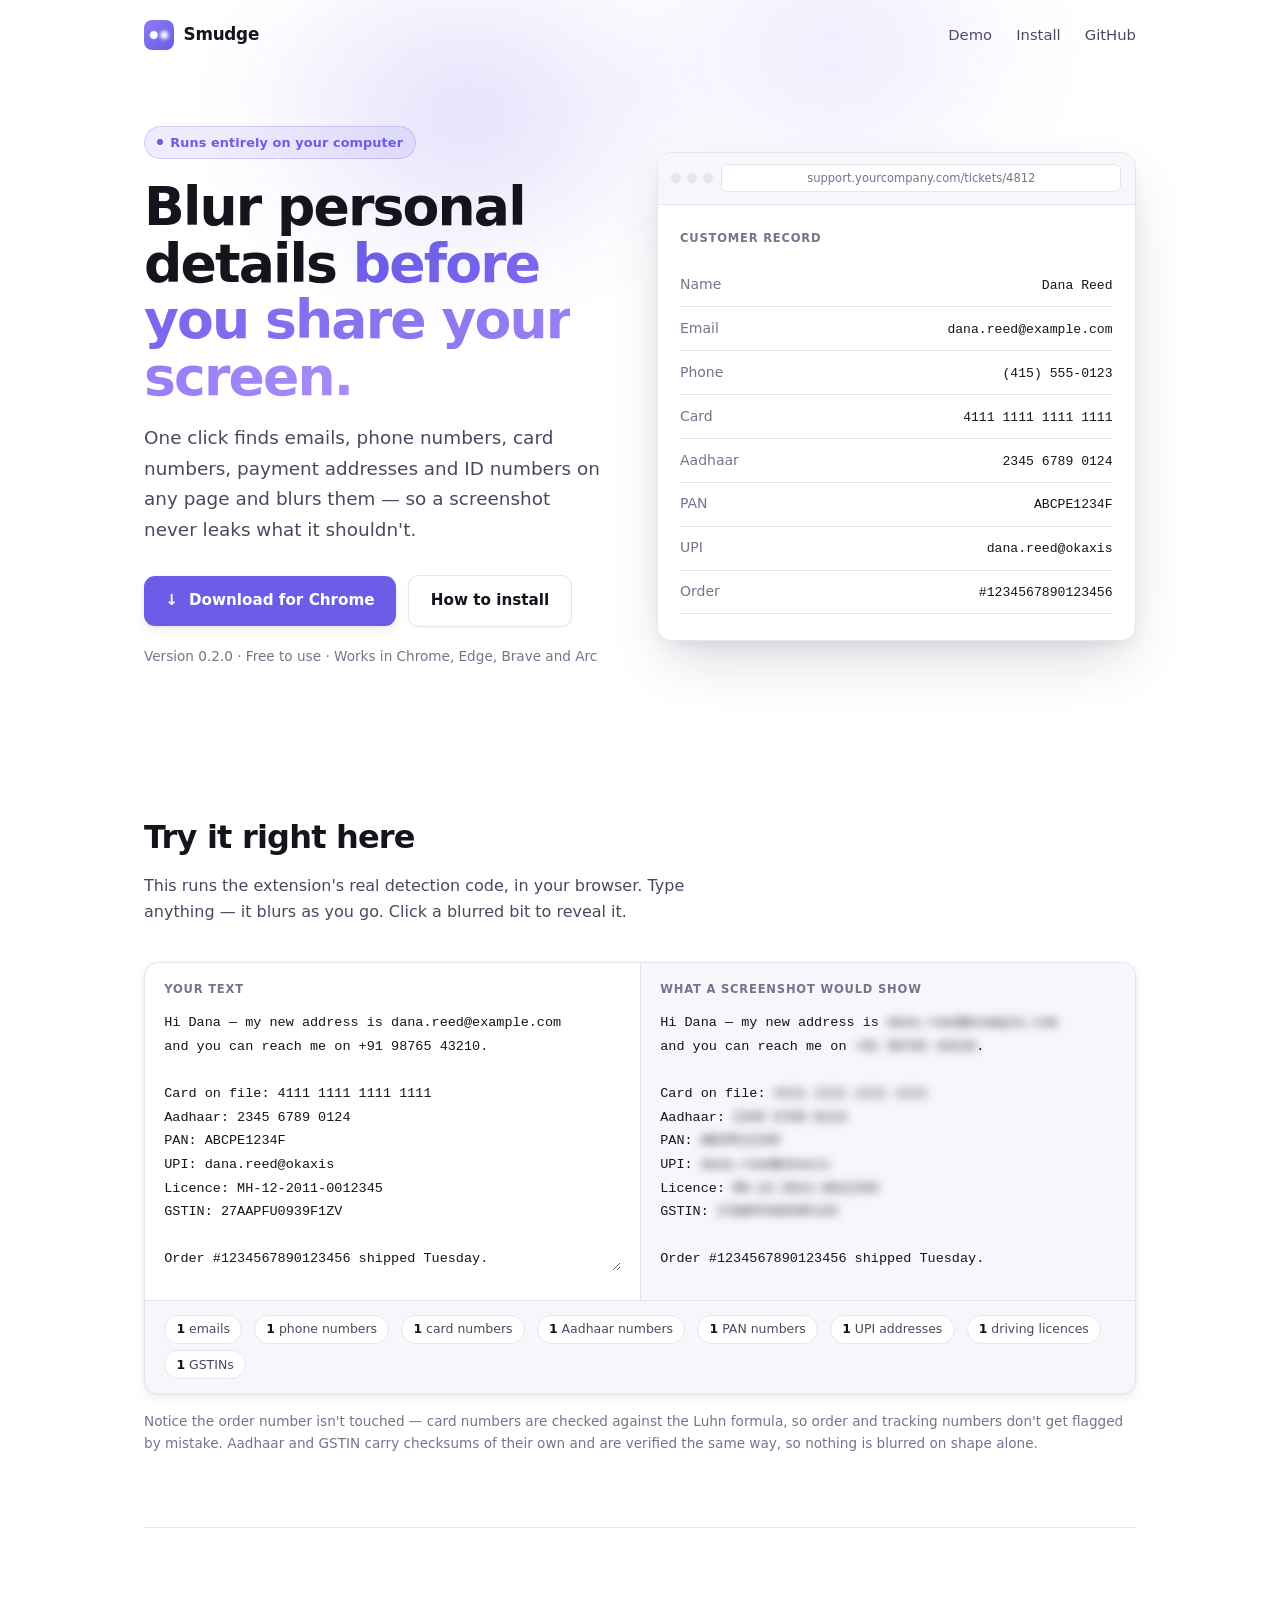
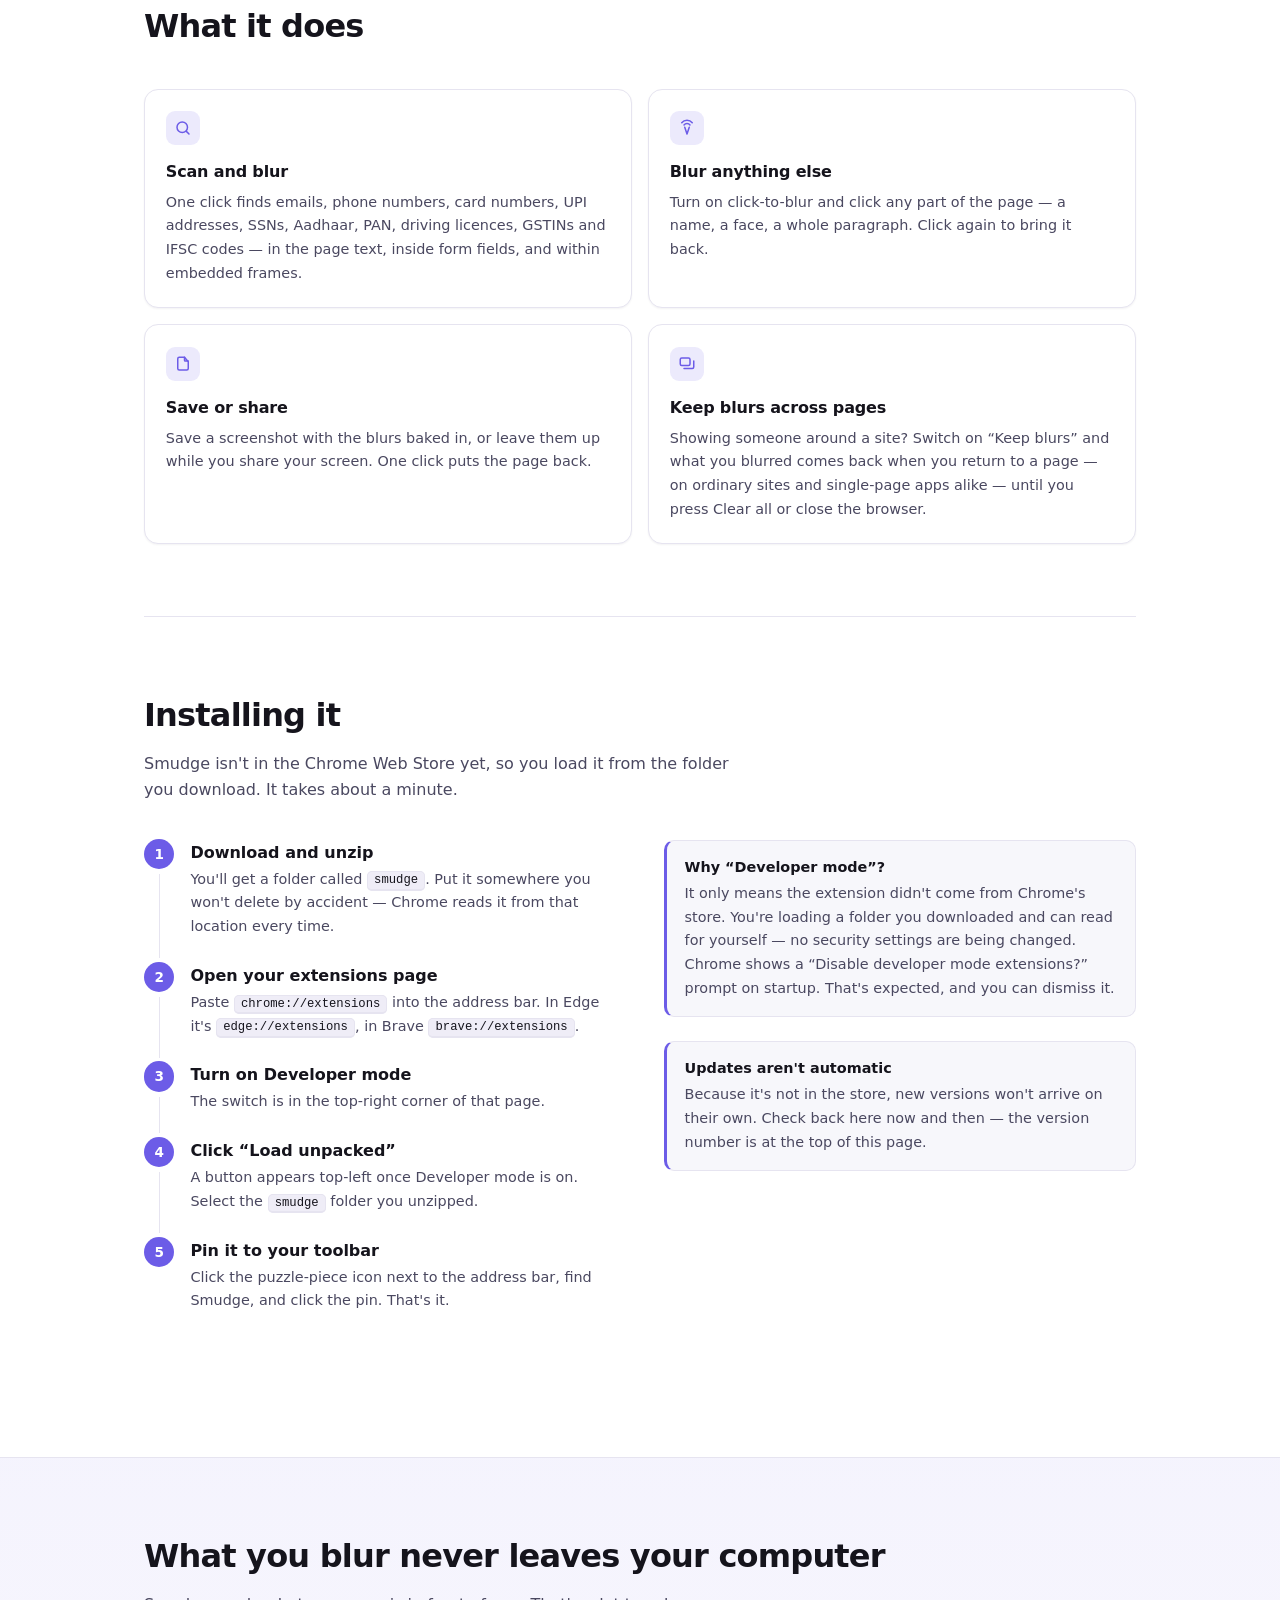
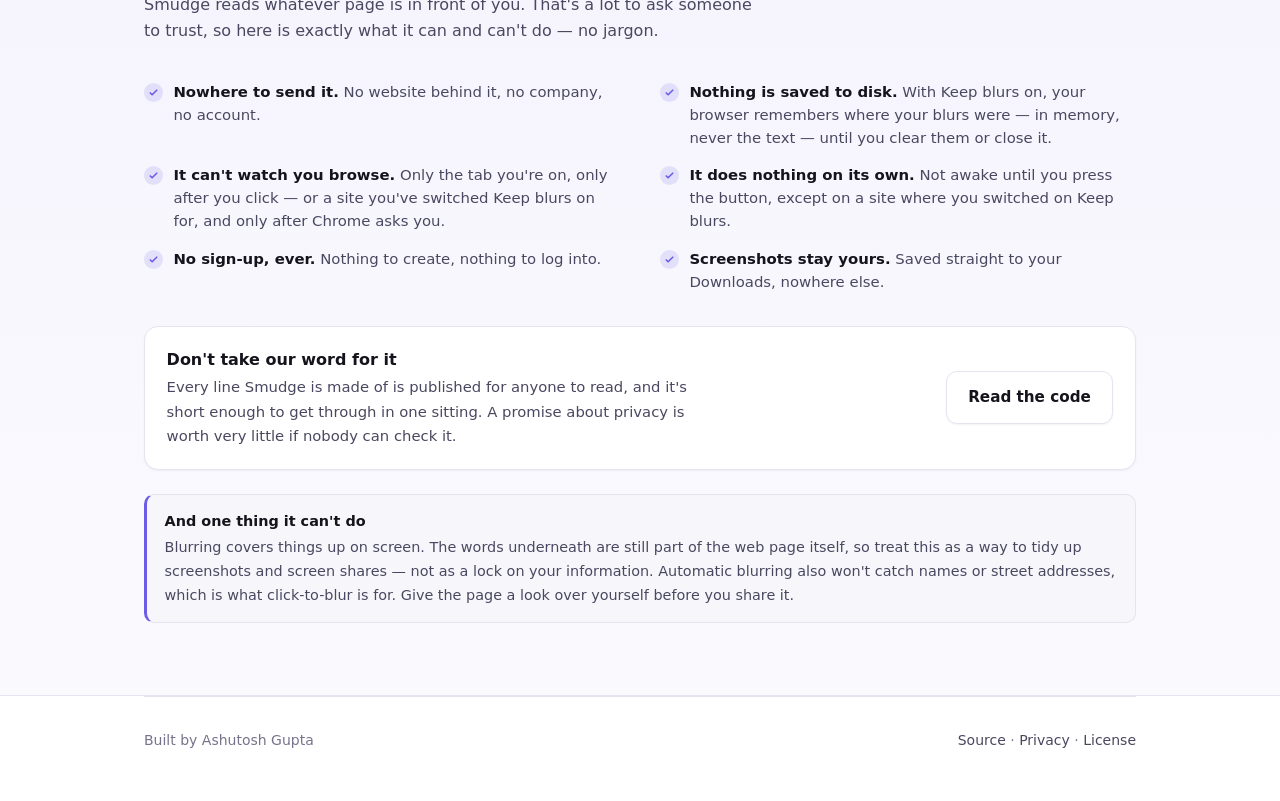
<file: docs/index.html>
<!DOCTYPE html>
<html lang="en">
  <head>
    <meta charset="UTF-8" />
    <meta name="viewport" content="width=device-width, initial-scale=1" />
    <title>Smudge — Blur Personal Details Before Sharing</title>
    <meta
      name="description"
      content="A browser extension that blurs emails, phone numbers and card numbers on any web page before you screenshot or share it. Everything stays on your computer."
    />
    <!-- ?v= is bumped whenever the mark changes. Browsers cache a favicon in a
     store of their own that outlives a hard reload, so without a new URL a
     returning visitor keeps the old one for days. -->
    <link rel="icon" href="icon-128.png?v=2" />

    <meta property="og:title" content="Smudge — Blur Personal Details Before Sharing" />
    <meta
      property="og:description"
      content="Blur emails, phone numbers and card numbers on any page before you screenshot or share it. Nothing leaves your computer."
    />
    <meta property="og:image" content="https://imashutoshgupta.github.io/smudge/social-preview.png?v=2" />
    <meta property="og:image:width" content="1280" />
    <meta property="og:image:height" content="640" />
    <meta property="og:url" content="https://imashutoshgupta.github.io/smudge/" />
    <meta property="og:type" content="website" />
    <meta name="twitter:card" content="summary_large_image" />

    <style>
      /* ---------------------------------------------------------------
         Tokens. System fonts only — a privacy tool shouldn't be phoning
         a font CDN on every page load.
      ---------------------------------------------------------------- */
      :root {
        --accent: #6c5ce7;
        --accent-2: #a78bfa;
        --accent-ink: #ffffff;

        --bg: #ffffff;
        --bg-soft: #f7f7fb;
        --bg-sunken: #efedf7;
        --surface: #ffffff;

        --fg: #15141c;
        --fg-mid: #4a4860;
        --fg-dim: #76738d;
        --border: #e6e4f0;

        --shadow-sm: 0 1px 2px rgba(20, 18, 38, 0.05);
        --shadow-md: 0 4px 12px rgba(20, 18, 38, 0.07), 0 1px 3px rgba(20, 18, 38, 0.05);
        --shadow-lg: 0 24px 60px -12px rgba(20, 18, 38, 0.18), 0 8px 20px -8px rgba(20, 18, 38, 0.1);

        --radius: 14px;
        --maxw: 64rem;
      }

      @media (prefers-color-scheme: dark) {
        :root:not([data-theme="light"]) {
          --accent: #8b7bf0;
          --accent-2: #c4b5fd;

          --bg: #0d0c12;
          --bg-soft: #14131c;
          --bg-sunken: #1d1b28;
          --surface: #16151f;

          --fg: #f4f3f8;
          --fg-mid: #b6b3c8;
          --fg-dim: #8b8799;
          --border: #272435;

          --shadow-sm: 0 1px 2px rgba(0, 0, 0, 0.4);
          --shadow-md: 0 4px 12px rgba(0, 0, 0, 0.45), 0 1px 3px rgba(0, 0, 0, 0.3);
          --shadow-lg: 0 24px 60px -12px rgba(0, 0, 0, 0.7), 0 8px 20px -8px rgba(0, 0, 0, 0.5);
        }
      }

      :root[data-theme="dark"] {
        --accent: #8b7bf0;
        --accent-2: #c4b5fd;
        --bg: #0d0c12;
        --bg-soft: #14131c;
        --bg-sunken: #1d1b28;
        --surface: #16151f;
        --fg: #f4f3f8;
        --fg-mid: #b6b3c8;
        --fg-dim: #8b8799;
        --border: #272435;
        --shadow-sm: 0 1px 2px rgba(0, 0, 0, 0.4);
        --shadow-md: 0 4px 12px rgba(0, 0, 0, 0.45), 0 1px 3px rgba(0, 0, 0, 0.3);
        --shadow-lg: 0 24px 60px -12px rgba(0, 0, 0, 0.7), 0 8px 20px -8px rgba(0, 0, 0, 0.5);
      }

      * { box-sizing: border-box; }

      html { scroll-behavior: smooth; }

      body {
        margin: 0;
        background: var(--bg);
        color: var(--fg);
        font: 16px/1.65 -apple-system, BlinkMacSystemFont, "Segoe UI", Roboto,
          system-ui, sans-serif;
        -webkit-font-smoothing: antialiased;
        overflow-x: hidden;
      }

      .wrap { max-width: var(--maxw); margin: 0 auto; padding: 0 16px; }
      .narrow { max-width: 46rem; }

      a { color: var(--accent); }

      /* ---------------------------------------------------------------
         Nav
      ---------------------------------------------------------------- */
      nav {
        display: flex;
        align-items: center;
        justify-content: space-between;
        padding: 1.25rem 0;
      }
      .brand {
        display: flex;
        align-items: center;
        gap: 0.6rem;
        font-weight: 650;
        letter-spacing: -0.015em;
        font-size: 1.05rem;
      }
      .brand img { width: 30px; height: 30px; border-radius: 8px; }
      .nav-links { display: flex; gap: 1.5rem; font-size: 0.925rem; }
      .nav-links a { color: var(--fg-mid); text-decoration: none; }
      .nav-links a:hover { color: var(--fg); }
      @media (max-width: 34rem) { .nav-links a.hide-sm { display: none; } }

      /* ---------------------------------------------------------------
         Hero
      ---------------------------------------------------------------- */
      .hero {
        position: relative;
        padding: 3.5rem 0 4.5rem;
      }
      /* Soft colour wash behind the hero. Sits under everything. */
      .hero::before {
        content: "";
        position: absolute;
        left: 50%;
        top: -14rem;
        width: 60rem;
        height: 40rem;
        transform: translateX(-50%);
        background:
          radial-gradient(38% 42% at 32% 42%, color-mix(in srgb, var(--accent) 26%, transparent), transparent 70%),
          radial-gradient(34% 38% at 70% 32%, color-mix(in srgb, var(--accent-2) 24%, transparent), transparent 70%);
        filter: blur(36px);
        opacity: 0.75;
        pointer-events: none;
        z-index: 0;
      }
      .hero > * { position: relative; z-index: 1; }

      .hero-grid {
        display: grid;
        grid-template-columns: minmax(0, 1fr) minmax(0, 1.05fr);
        gap: 3.5rem;
        align-items: center;
      }
      @media (max-width: 54rem) {
        .hero-grid { grid-template-columns: 1fr; gap: 2.75rem; }
      }

      .eyebrow {
        display: inline-flex;
        align-items: center;
        gap: 0.45rem;
        font-size: 0.8rem;
        font-weight: 600;
        letter-spacing: 0.01em;
        color: var(--accent);
        background: color-mix(in srgb, var(--accent) 11%, transparent);
        border: 1px solid color-mix(in srgb, var(--accent) 22%, transparent);
        padding: 0.3rem 0.75rem;
        border-radius: 999px;
        margin-bottom: 1.25rem;
      }
      .eyebrow .dot {
        width: 6px; height: 6px; border-radius: 50%;
        background: var(--accent);
      }

      h1 {
        font-size: clamp(2.1rem, 5.5vw, 3.35rem);
        line-height: 1.06;
        letter-spacing: -0.035em;
        margin: 0 0 1.1rem;
        font-weight: 700;
      }
      h1 .grad {
        background: linear-gradient(100deg, var(--accent), var(--accent-2));
        -webkit-background-clip: text;
        background-clip: text;
        color: transparent;
      }
      .lede {
        font-size: clamp(1.02rem, 2vw, 1.15rem);
        color: var(--fg-mid);
        margin: 0 0 1.85rem;
        max-width: 32rem;
      }

      .cta-row { display: flex; flex-wrap: wrap; gap: 0.75rem; align-items: center; }
      .btn {
        display: inline-flex;
        align-items: center;
        gap: 0.5rem;
        background: var(--accent);
        color: var(--accent-ink);
        text-decoration: none;
        font-weight: 600;
        font-size: 0.95rem;
        padding: 0.8rem 1.35rem;
        border-radius: 11px;
        box-shadow: var(--shadow-md);
        transition: transform 0.15s ease, box-shadow 0.15s ease, background 0.15s ease;
      }
      .btn:hover {
        background: color-mix(in srgb, var(--accent) 88%, black);
        transform: translateY(-1px);
        box-shadow: var(--shadow-lg);
      }
      .btn.ghost {
        background: var(--surface);
        color: var(--fg);
        border: 1px solid var(--border);
        box-shadow: var(--shadow-sm);
      }
      .btn.ghost:hover { background: var(--bg-soft); }
      .meta { font-size: 0.85rem; color: var(--fg-dim); margin: 1.1rem 0 0; }

      /* ---------------------------------------------------------------
         The animated browser mock — the product, demonstrated
      ---------------------------------------------------------------- */
      .mock {
        border-radius: var(--radius);
        background: var(--surface);
        border: 1px solid var(--border);
        box-shadow: var(--shadow-lg);
        overflow: hidden;
        position: relative;
      }
      .mock-bar {
        display: flex;
        align-items: center;
        gap: 0.5rem;
        padding: 0.7rem 0.85rem;
        background: var(--bg-soft);
        border-bottom: 1px solid var(--border);
      }
      .mock-dots { display: flex; gap: 6px; }
      .mock-dots i {
        width: 10px; height: 10px; border-radius: 50%;
        background: var(--border);
      }
      .mock-url {
        flex: 1;
        font-size: 0.72rem;
        color: var(--fg-dim);
        background: var(--bg);
        border: 1px solid var(--border);
        border-radius: 6px;
        padding: 0.22rem 0.6rem;
        text-align: center;
        white-space: nowrap;
        overflow: hidden;
        text-overflow: ellipsis;
      }
      .mock-body { padding: 1.5rem 1.4rem 1.6rem; position: relative; }

      .mock-title {
        font-size: 0.72rem;
        text-transform: uppercase;
        letter-spacing: 0.07em;
        color: var(--fg-dim);
        font-weight: 650;
        margin: 0 0 1rem;
      }
      .row {
        display: flex;
        justify-content: space-between;
        gap: 1rem;
        padding: 0.6rem 0;
        border-bottom: 1px solid var(--border);
        font-size: 0.875rem;
        align-items: baseline;
      }
      .row:last-of-type { border-bottom: none; }
      .row .k { color: var(--fg-dim); flex-shrink: 0; }
      .row .v {
        font-family: ui-monospace, SFMono-Regular, Menlo, monospace;
        font-size: 0.82rem;
        text-align: right;
        word-break: break-all;
      }

      /* Items that the fake scan blurs, staggered down the list. */
      .v.pii {
        animation: redact 9s ease-in-out infinite;
        border-radius: 3px;
      }
      .v.pii:nth-of-type(1) { animation-delay: 0s; }
      .row:nth-child(2) .v.pii { animation-delay: 0.1s; }
      .row:nth-child(3) .v.pii { animation-delay: 0.28s; }
      .row:nth-child(4) .v.pii { animation-delay: 0.46s; }
      .row:nth-child(5) .v.pii { animation-delay: 0.64s; }
      .row:nth-child(6) .v.pii { animation-delay: 0.82s; }

      @keyframes redact {
        0%, 14%   { filter: blur(0); }
        22%, 78%  { filter: blur(5px); }
        88%, 100% { filter: blur(0); }
      }

      /* The scan line that sweeps down as things blur. */
      .scanline {
        position: absolute;
        left: 0; right: 0;
        height: 2px;
        background: linear-gradient(90deg, transparent, var(--accent), transparent);
        box-shadow: 0 0 14px 2px color-mix(in srgb, var(--accent) 55%, transparent);
        opacity: 0;
        animation: sweep 9s ease-in-out infinite;
        pointer-events: none;
      }
      @keyframes sweep {
        0%        { top: 2.6rem; opacity: 0; }
        12%       { opacity: 1; }
        26%       { top: 100%; opacity: 1; }
        32%, 100% { top: 100%; opacity: 0; }
      }

      /* Little floating result card, like the extension popup reporting back */
      .mock-toast {
        position: absolute;
        right: 1rem;
        bottom: 1rem;
        background: var(--surface);
        border: 1px solid var(--border);
        border-radius: 10px;
        box-shadow: var(--shadow-lg);
        padding: 0.6rem 0.8rem;
        font-size: 0.78rem;
        display: flex;
        align-items: center;
        gap: 0.5rem;
        opacity: 0;
        transform: translateY(6px);
        animation: toast 9s ease-in-out infinite;
      }
      .mock-toast .tick {
        width: 16px; height: 16px; border-radius: 50%;
        background: var(--accent); color: #fff;
        display: grid; place-items: center;
        font-size: 10px; font-weight: 700;
        flex-shrink: 0;
      }
      @keyframes toast {
        0%, 26%   { opacity: 0; transform: translateY(6px); }
        34%, 76%  { opacity: 1; transform: translateY(0); }
        86%, 100% { opacity: 0; transform: translateY(6px); }
      }

      @media (prefers-reduced-motion: reduce) {
        .v.pii { animation: none; filter: blur(5px); }
        .scanline { display: none; }
        .mock-toast { animation: none; opacity: 1; transform: none; }
        html { scroll-behavior: auto; }
      }

      /* ---------------------------------------------------------------
         Sections
      ---------------------------------------------------------------- */
      section { padding: 4.5rem 0; }
      section + section { border-top: 1px solid var(--border); }

      .sec-head { margin-bottom: 2.25rem; }
      h2 {
        font-size: clamp(1.5rem, 3.2vw, 2rem);
        letter-spacing: -0.025em;
        margin: 0 0 0.55rem;
        font-weight: 680;
      }
      .sub { color: var(--fg-mid); margin: 0; max-width: 38rem; }

      /* ---------------------------------------------------------------
         Live demo
      ---------------------------------------------------------------- */
      .demo {
        border: 1px solid var(--border);
        border-radius: var(--radius);
        background: var(--surface);
        box-shadow: var(--shadow-md);
        overflow: hidden;
      }
      .demo-grid { display: grid; grid-template-columns: 1fr 1fr; }
      @media (max-width: 44rem) { .demo-grid { grid-template-columns: 1fr; } }
      .pane { padding: 1.1rem 1.2rem 1.3rem; min-width: 0; }
      .pane + .pane {
        border-left: 1px solid var(--border);
        background: var(--bg-soft);
      }
      @media (max-width: 44rem) {
        .pane + .pane { border-left: none; border-top: 1px solid var(--border); }
      }
      .pane h3 {
        font-size: 0.72rem;
        text-transform: uppercase;
        letter-spacing: 0.07em;
        color: var(--fg-dim);
        margin: 0 0 0.75rem;
        font-weight: 650;
        display: flex;
        align-items: center;
        gap: 0.4rem;
      }
      textarea {
        width: 100%;
        min-height: 11rem;
        border: none;
        background: transparent;
        color: var(--fg);
        font: 13.5px/1.75 ui-monospace, SFMono-Regular, Menlo, monospace;
        resize: vertical;
        overflow: hidden;
        outline: none;
        padding: 0;
      }
      #output {
        min-height: 11rem;
        font: 13.5px/1.75 ui-monospace, SFMono-Regular, Menlo, monospace;
        white-space: pre-wrap;
        word-break: break-word;
      }
      .hit {
        filter: blur(5px);
        border-radius: 3px;
        cursor: pointer;
        user-select: none;
        transition: filter 0.12s ease;
      }
      .hit.revealed { filter: none; user-select: auto; }

      .demo-foot {
        display: flex;
        flex-wrap: wrap;
        align-items: center;
        gap: 0.4rem 0.75rem;
        padding: 0.85rem 1.2rem;
        border-top: 1px solid var(--border);
        background: var(--bg-soft);
      }
      .chip {
        font-size: 0.78rem;
        background: var(--surface);
        border: 1px solid var(--border);
        border-radius: 999px;
        padding: 0.2rem 0.7rem;
        color: var(--fg-mid);
      }
      .chip b { color: var(--fg); font-weight: 650; }
      .demo-note { font-size: 0.85rem; color: var(--fg-dim); margin: 1rem 0 0; }

      /* ---------------------------------------------------------------
         Features
      ---------------------------------------------------------------- */
      .cards { display: grid; gap: 1rem; grid-template-columns: repeat(2, 1fr); }
      @media (max-width: 48rem) { .cards { grid-template-columns: 1fr; } }
      .card {
        background: var(--surface);
        border: 1px solid var(--border);
        border-radius: var(--radius);
        padding: 1.35rem 1.3rem;
        box-shadow: var(--shadow-sm);
        transition: transform 0.18s ease, box-shadow 0.18s ease;
      }
      .card:hover { transform: translateY(-2px); box-shadow: var(--shadow-md); }
      .card .ico {
        width: 34px; height: 34px;
        border-radius: 9px;
        background: color-mix(in srgb, var(--accent) 13%, transparent);
        color: var(--accent);
        display: grid; place-items: center;
        margin-bottom: 0.85rem;
      }
      .card h3 { margin: 0 0 0.35rem; font-size: 1rem; letter-spacing: -0.01em; }
      .card p { margin: 0; font-size: 0.9rem; color: var(--fg-mid); }

      /* ---------------------------------------------------------------
         Install
      ---------------------------------------------------------------- */
      .install-grid {
        display: grid;
        grid-template-columns: minmax(0, 1fr) minmax(0, 1fr);
        gap: 3rem;
        align-items: start;
      }
      @media (max-width: 54rem) { .install-grid { grid-template-columns: 1fr; gap: 2rem; } }

      ol.steps { list-style: none; counter-reset: s; padding: 0; margin: 0; }
      ol.steps li { counter-increment: s; position: relative; padding: 0 0 1.5rem 2.9rem; }
      ol.steps li::before {
        content: counter(s);
        position: absolute; left: 0; top: -1px;
        width: 1.9rem; height: 1.9rem;
        border-radius: 50%;
        background: var(--accent); color: #fff;
        display: grid; place-items: center;
        font-weight: 650; font-size: 0.85rem;
      }
      ol.steps li::after {
        content: "";
        position: absolute; left: 0.95rem; top: 2.15rem; bottom: 0.3rem;
        width: 1px; background: var(--border);
      }
      ol.steps li:last-child { padding-bottom: 0; }
      ol.steps li:last-child::after { display: none; }
      ol.steps strong { display: block; margin-bottom: 0.1rem; font-weight: 620; }
      ol.steps p { margin: 0; color: var(--fg-mid); font-size: 0.9rem; }
      kbd {
        background: var(--bg-sunken);
        border: 1px solid var(--border);
        border-bottom-width: 2px;
        border-radius: 5px;
        padding: 0.08rem 0.38rem;
        font: 0.85em ui-monospace, SFMono-Regular, Menlo, monospace;
        color: var(--fg);
      }

      .note {
        background: var(--bg-soft);
        border: 1px solid var(--border);
        border-left: 3px solid var(--accent);
        border-radius: 10px;
        padding: 0.95rem 1.1rem;
        margin-top: 1.5rem;
        font-size: 0.9rem;
      }
      .note strong { display: block; margin-bottom: 0.15rem; }
      .note p { margin: 0; color: var(--fg-mid); }

      /* ---------------------------------------------------------------
         Privacy — given its own full-width band, because for this tool
         it is the product, not a footnote.
      ---------------------------------------------------------------- */
      .band {
        background:
          linear-gradient(180deg,
            color-mix(in srgb, var(--accent) 7%, transparent),
            color-mix(in srgb, var(--accent) 3%, transparent));
        border-top: 1px solid var(--border);
        border-bottom: 1px solid var(--border);
        margin-top: 4.5rem;
      }
      .band section { padding: 4.5rem 0; border-top: none; }

      .points {
        display: grid;
        gap: 0.9rem 2.5rem;
        grid-template-columns: 1fr 1fr;
        padding: 0;
        margin: 0;
        list-style: none;
      }
      @media (max-width: 44rem) { .points { grid-template-columns: 1fr; } }

      .points li {
        display: flex;
        gap: 0.65rem;
        align-items: flex-start;
        font-size: 0.93rem;
        color: var(--fg-mid);
        line-height: 1.55;
      }
      .points .tick {
        flex-shrink: 0;
        width: 19px; height: 19px;
        border-radius: 50%;
        background: color-mix(in srgb, var(--accent) 15%, transparent);
        color: var(--accent);
        display: grid; place-items: center;
        margin-top: 2px;
      }
      .points b { color: var(--fg); font-weight: 640; }

      .verify {
        margin-top: 2rem;
        background: var(--surface);
        border: 1px solid var(--border);
        border-radius: var(--radius);
        padding: 1.25rem 1.35rem;
        display: flex;
        flex-wrap: wrap;
        align-items: center;
        justify-content: space-between;
        gap: 1rem;
        box-shadow: var(--shadow-sm);
      }
      .verify p { margin: 0; font-size: 0.925rem; color: var(--fg-mid); max-width: 34rem; }
      .verify strong { color: var(--fg); display: block; margin-bottom: 0.15rem; font-size: 1rem; }

      /* ---------------------------------------------------------------
         Footer
      ---------------------------------------------------------------- */
      footer {
        border-top: 1px solid var(--border);
        padding: 2rem 0 3rem;
        color: var(--fg-dim);
        font-size: 0.875rem;
        display: flex;
        flex-wrap: wrap;
        gap: 0.6rem 1.25rem;
        justify-content: space-between;
      }
      footer a { color: var(--fg-mid); text-decoration: none; }
      footer a:hover { color: var(--accent); }
    </style>
  </head>

  <body>
    <div class="wrap">
      <nav>
        <div class="brand">
          <img src="icon-128.png?v=2" alt="" />
          <span>Smudge</span>
        </div>
        <div class="nav-links">
          <a href="#demo" class="hide-sm">Demo</a>
          <a href="#install">Install</a>
          <a href="https://github.com/imAshutoshGupta/smudge">GitHub</a>
        </div>
      </nav>
    </div>

    <!-- ===================== hero ===================== -->
    <div class="hero">
      <div class="wrap">
        <div class="hero-grid">
          <div>
            <span class="eyebrow"><span class="dot"></span> Runs entirely on your computer</span>
            <h1>Blur personal details <span class="grad">before you share your screen.</span></h1>
            <p class="lede">
              One click finds emails, phone numbers, card numbers, payment
              addresses and ID numbers on any page and blurs them — so a
              screenshot never leaks what it shouldn't.
            </p>
            <div class="cta-row">
              <a class="btn" href="smudge.zip" download>↓&nbsp; Download for Chrome</a>
              <a class="btn ghost" href="#install">How to install</a>
            </div>
            <p class="meta">
              Version <span id="version">0.2.0</span> · Free to use · Works in
              Chrome, Edge, Brave and Arc
            </p>
          </div>

          <!-- The product, demonstrated rather than described -->
          <div class="mock" aria-hidden="true">
            <div class="mock-bar">
              <div class="mock-dots"><i></i><i></i><i></i></div>
              <div class="mock-url">support.yourcompany.com/tickets/4812</div>
            </div>
            <div class="mock-body">
              <div class="scanline"></div>
              <p class="mock-title">Customer record</p>
              <div class="row"><span class="k">Name</span><span class="v pii">Dana Reed</span></div>
              <div class="row"><span class="k">Email</span><span class="v pii">dana.reed@example.com</span></div>
              <div class="row"><span class="k">Phone</span><span class="v pii">(415) 555-0123</span></div>
              <div class="row"><span class="k">Card</span><span class="v pii">4111 1111 1111 1111</span></div>
              <div class="row"><span class="k">Aadhaar</span><span class="v pii">2345 6789 0124</span></div>
              <div class="row"><span class="k">PAN</span><span class="v pii">ABCPE1234F</span></div>
              <div class="row"><span class="k">UPI</span><span class="v pii">dana.reed@okaxis</span></div>
              <div class="row"><span class="k">Order</span><span class="v">#1234567890123456</span></div>
              <div class="mock-toast">
                <span class="tick">✓</span> Blurred 7 items
              </div>
            </div>
          </div>
        </div>
      </div>
    </div>

    <!-- ===================== live demo ===================== -->
    <div class="wrap">
      <section id="demo">
        <div class="sec-head">
          <h2>Try it right here</h2>
          <p class="sub">
            This runs the extension's real detection code, in your browser.
            Type anything — it blurs as you go. Click a blurred bit to reveal it.
          </p>
        </div>

        <div class="demo">
          <div class="demo-grid">
            <div class="pane">
              <h3>Your text</h3>
              <textarea id="input" spellcheck="false">Hi Dana — my new address is dana.reed@example.com
and you can reach me on +91 98765 43210.

Card on file: 4111 1111 1111 1111
Aadhaar: 2345 6789 0124
PAN: ABCPE1234F
UPI: dana.reed@okaxis
Licence: MH-12-2011-0012345
GSTIN: 27AAPFU0939F1ZV

Order #1234567890123456 shipped Tuesday.</textarea>
            </div>
            <div class="pane">
              <h3>What a screenshot would show</h3>
              <div id="output"></div>
            </div>
          </div>
          <div class="demo-foot" id="tally"></div>
        </div>

        <p class="demo-note">
          Notice the order number isn't touched — card numbers are checked
          against the Luhn formula, so order and tracking numbers don't get
          flagged by mistake. Aadhaar and GSTIN carry checksums of their own
          and are verified the same way, so nothing is blurred on shape alone.
        </p>
      </section>

      <!-- ===================== features ===================== -->
      <section>
        <div class="sec-head">
          <h2>What it does</h2>
        </div>
        <div class="cards">
          <div class="card">
            <div class="ico">
              <svg width="18" height="18" viewBox="0 0 24 24" fill="none" stroke="currentColor" stroke-width="2" stroke-linecap="round" stroke-linejoin="round"><circle cx="11" cy="11" r="7"/><path d="m20 20-3.5-3.5"/></svg>
            </div>
            <h3>Scan and blur</h3>
            <p>
              One click finds emails, phone numbers, card numbers, UPI
              addresses, SSNs, Aadhaar, PAN, driving licences, GSTINs and
              IFSC codes — in the page text, inside form fields, and within
              embedded frames.
            </p>
          </div>
          <div class="card">
            <div class="ico">
              <svg width="18" height="18" viewBox="0 0 24 24" fill="none" stroke="currentColor" stroke-width="2" stroke-linecap="round" stroke-linejoin="round"><path d="m9 11 3 9 3-9"/><path d="M5 5a9 9 0 0 1 14 0"/><path d="M8 8a5 5 0 0 1 8 0"/></svg>
            </div>
            <h3>Blur anything else</h3>
            <p>
              Turn on click-to-blur and click any part of the page — a name, a
              face, a whole paragraph. Click again to bring it back.
            </p>
          </div>
          <div class="card">
            <div class="ico">
              <svg width="18" height="18" viewBox="0 0 24 24" fill="none" stroke="currentColor" stroke-width="2" stroke-linecap="round" stroke-linejoin="round"><path d="M14 3v4a1 1 0 0 0 1 1h4"/><path d="M19 9v9a2 2 0 0 1-2 2H7a2 2 0 0 1-2-2V5a2 2 0 0 1 2-2h7Z"/></svg>
            </div>
            <h3>Save or share</h3>
            <p>
              Save a screenshot with the blurs baked in, or leave them up while
              you share your screen. One click puts the page back.
            </p>
          </div>
          <div class="card">
            <div class="ico">
              <svg width="18" height="18" viewBox="0 0 24 24" fill="none" stroke="currentColor" stroke-width="2" stroke-linecap="round" stroke-linejoin="round"><rect x="3" y="4" width="13" height="10" rx="2"/><path d="M8 18h11a2 2 0 0 0 2-2V8"/></svg>
            </div>
            <h3>Keep blurs across pages</h3>
            <p>
              Showing someone around a site? Switch on “Keep blurs” and what
              you blurred comes back when you return to a page — on ordinary
              sites and single-page apps alike — until you press Clear all or
              close the browser.
            </p>
          </div>
        </div>
      </section>

      <!-- ===================== install ===================== -->
      <section id="install">
        <div class="sec-head">
          <h2>Installing it</h2>
          <p class="sub">
            Smudge isn't in the Chrome Web Store yet, so you load it from the
            folder you download. It takes about a minute.
          </p>
        </div>

        <div class="install-grid">
          <ol class="steps">
            <li>
              <strong>Download and unzip</strong>
              <p>
                You'll get a folder called <kbd>smudge</kbd>. Put it somewhere
                you won't delete by accident — Chrome reads it from that
                location every time.
              </p>
            </li>
            <li>
              <strong>Open your extensions page</strong>
              <p>
                Paste <kbd>chrome://extensions</kbd> into the address bar. In
                Edge it's <kbd>edge://extensions</kbd>, in Brave
                <kbd>brave://extensions</kbd>.
              </p>
            </li>
            <li>
              <strong>Turn on Developer mode</strong>
              <p>The switch is in the top-right corner of that page.</p>
            </li>
            <li>
              <strong>Click “Load unpacked”</strong>
              <p>
                A button appears top-left once Developer mode is on. Select the
                <kbd>smudge</kbd> folder you unzipped.
              </p>
            </li>
            <li>
              <strong>Pin it to your toolbar</strong>
              <p>
                Click the puzzle-piece icon next to the address bar, find
                Smudge, and click the pin. That's it.
              </p>
            </li>
          </ol>

          <div>
            <div class="note" style="margin-top: 0">
              <strong>Why “Developer mode”?</strong>
              <p>
                It only means the extension didn't come from Chrome's store.
                You're loading a folder you downloaded and can read for
                yourself — no security settings are being changed. Chrome shows
                a “Disable developer mode extensions?” prompt on startup.
                That's expected, and you can dismiss it.
              </p>
            </div>

            <div class="note">
              <strong>Updates aren't automatic</strong>
              <p>
                Because it's not in the store, new versions won't arrive on
                their own. Check back here now and then — the version number is
                at the top of this page.
              </p>
            </div>
          </div>
        </div>
      </section>

    </div>

    <!-- ===================== privacy ===================== -->
    <div class="band">
      <div class="wrap">
        <section>
          <div class="sec-head">
            <h2>What you blur never leaves your computer</h2>
            <p class="sub">
              Smudge reads whatever page is in front of you. That's a lot to
              ask someone to trust, so here is exactly what it can and can't
              do — no jargon.
            </p>
          </div>

          <ul class="points">
            <li>
              <span class="tick"><svg width="11" height="11" viewBox="0 0 24 24" fill="none" stroke="currentColor" stroke-width="3.5" stroke-linecap="round" stroke-linejoin="round"><path d="m5 13 4 4L19 7"/></svg></span>
              <span><b>Nowhere to send it.</b> No website behind it, no company, no account.</span>
            </li>
            <li>
              <span class="tick"><svg width="11" height="11" viewBox="0 0 24 24" fill="none" stroke="currentColor" stroke-width="3.5" stroke-linecap="round" stroke-linejoin="round"><path d="m5 13 4 4L19 7"/></svg></span>
              <span><b>Nothing is saved to disk.</b> With Keep blurs on, your browser remembers where your blurs were — in memory, never the text — until you clear them or close it.</span>
            </li>
            <li>
              <span class="tick"><svg width="11" height="11" viewBox="0 0 24 24" fill="none" stroke="currentColor" stroke-width="3.5" stroke-linecap="round" stroke-linejoin="round"><path d="m5 13 4 4L19 7"/></svg></span>
              <span><b>It can't watch you browse.</b> Only the tab you're on, only after you click — or a site you've switched Keep blurs on for, and only after Chrome asks you.</span>
            </li>
            <li>
              <span class="tick"><svg width="11" height="11" viewBox="0 0 24 24" fill="none" stroke="currentColor" stroke-width="3.5" stroke-linecap="round" stroke-linejoin="round"><path d="m5 13 4 4L19 7"/></svg></span>
              <span><b>It does nothing on its own.</b> Not awake until you press the button, except on a site where you switched on Keep blurs.</span>
            </li>
            <li>
              <span class="tick"><svg width="11" height="11" viewBox="0 0 24 24" fill="none" stroke="currentColor" stroke-width="3.5" stroke-linecap="round" stroke-linejoin="round"><path d="m5 13 4 4L19 7"/></svg></span>
              <span><b>No sign-up, ever.</b> Nothing to create, nothing to log into.</span>
            </li>
            <li>
              <span class="tick"><svg width="11" height="11" viewBox="0 0 24 24" fill="none" stroke="currentColor" stroke-width="3.5" stroke-linecap="round" stroke-linejoin="round"><path d="m5 13 4 4L19 7"/></svg></span>
              <span><b>Screenshots stay yours.</b> Saved straight to your Downloads, nowhere else.</span>
            </li>
          </ul>

          <div class="verify">
            <p>
              <strong>Don't take our word for it</strong>
              Every line Smudge is made of is published for anyone to read, and
              it's short enough to get through in one sitting. A promise about
              privacy is worth very little if nobody can check it.
            </p>
            <a class="btn ghost" href="https://github.com/imAshutoshGupta/smudge">Read the code</a>
          </div>

          <div class="note">
            <strong>And one thing it can't do</strong>
            <p>
              Blurring covers things up on screen. The words underneath are
              still part of the web page itself, so treat this as a way to
              tidy up screenshots and screen shares — not as a lock on your
              information. Automatic blurring also won't catch names or street
              addresses, which is what click-to-blur is for. Give the page a
              look over yourself before you share it.
            </p>
          </div>
        </section>
      </div>
    </div>

    <div class="wrap">
      <footer>
        <span>Built by Ashutosh Gupta</span>
        <span>
          <a href="https://github.com/imAshutoshGupta/smudge">Source</a> ·
          <a href="https://github.com/imAshutoshGupta/smudge/blob/main/PRIVACY.md">Privacy</a> ·
          <a href="https://github.com/imAshutoshGupta/smudge/blob/main/LICENSE">License</a>
        </span>
      </footer>
    </div>

    <!-- The extension's real detector, so this demo can't drift from the product -->
    <script src="detectors.js"></script>
    <script>
      (() => {
        const input = document.getElementById("input");
        const output = document.getElementById("output");
        const tally = document.getElementById("tally");

        const LABELS = {
          EMAIL: "emails",
          PHONE: "phone numbers",
          CREDIT_CARD: "card numbers",
          SSN: "SSNs",
          AADHAAR: "Aadhaar numbers",
          PAN: "PAN numbers",
          UPI: "UPI addresses",
          DRIVING_LICENSE: "driving licences",
          GSTIN: "GSTINs",
          IFSC: "IFSC codes",
        };

        const S = window.Smudge;
        if (!S) {
          output.textContent =
            "Couldn't load the detector. Serve this page over http:// rather than opening the file directly.";
          return;
        }
        const ALL = new Set(S.PII_TYPES);

        function render() {
          const text = input.value;
          const hits = S.findHits(text, ALL);

          output.textContent = "";
          const counts = {};
          let cursor = 0;

          for (const h of hits) {
            if (h.start > cursor) output.append(text.slice(cursor, h.start));
            const span = document.createElement("span");
            span.className = "hit";
            span.textContent = text.slice(h.start, h.end);
            span.title = "Click to reveal";
            span.addEventListener("click", () => span.classList.toggle("revealed"));
            output.append(span);
            counts[h.type] = (counts[h.type] || 0) + 1;
            cursor = h.end;
          }
          if (cursor < text.length) output.append(text.slice(cursor));

          tally.textContent = "";
          const found = Object.keys(LABELS).filter((t) => counts[t]);
          if (!found.length) {
            const chip = document.createElement("span");
            chip.className = "chip";
            chip.textContent = "nothing detected";
            tally.append(chip);
            return;
          }
          for (const type of found) {
            const chip = document.createElement("span");
            chip.className = "chip";
            const n = document.createElement("b");
            n.textContent = counts[type];
            chip.append(n, " " + LABELS[type]);
            tally.append(chip);
          }
        }

        // Grow the box to fit its text, so nothing hides behind an inner scroll.
        function fit() {
          input.style.height = "auto";
          input.style.height = input.scrollHeight + "px";
        }

        input.addEventListener("input", () => { render(); fit(); });
        window.addEventListener("resize", fit);
        render();
        fit();
      })();
    </script>
  </body>
</html>
</file>
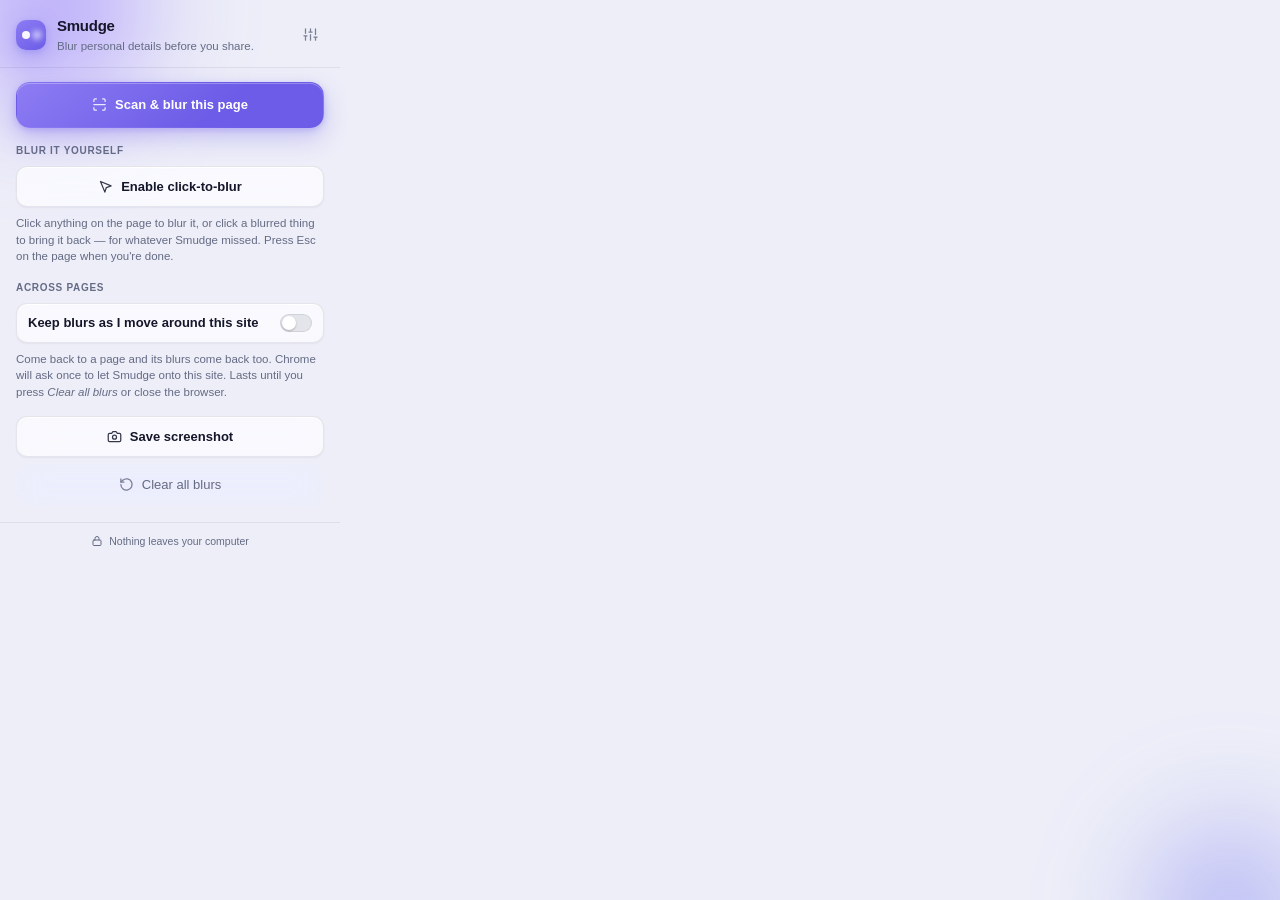
<file: popup.html>
<!DOCTYPE html>
<html lang="en">
  <head>
    <meta charset="UTF-8" />
    <meta name="viewport" content="width=device-width, initial-scale=1.0" />
    <link rel="stylesheet" href="popup.css" />
    <title>Smudge</title>
    <!-- In <head>: it sets the theme before the first paint. -->
    <script src="theme.js"></script>
  </head>
  <body>
    <header>
      <span class="mark" aria-hidden="true"></span>
      <div class="brand">
        <h1>Smudge</h1>
        <p class="tagline">Blur personal details before you share.</p>
      </div>
      <button id="settings" class="icon-btn" type="button"
              aria-expanded="false" aria-controls="themes"
              title="Theme" aria-label="Theme"></button>
    </header>

    <main>
      <section id="themes" class="themes hidden" aria-label="Theme">
        <h2>Theme</h2>
        <div id="swatches"></div>
      </section>

      <button id="scan" class="primary">Scan &amp; blur this page</button>

      <section id="results" class="hidden">
        <h2>Found on this page</h2>
        <ul id="counts"></ul>
        <p class="note">
          Smudge catches the usual things — email addresses, phone numbers,
          card numbers, payment addresses and ID numbers. It will miss names,
          addresses, and anything written in an unusual way.
          <strong>Look over the page yourself before you share it.</strong>
          Untick anything you'd rather leave visible.
        </p>
      </section>

      <section class="manual">
        <h2>Blur it yourself</h2>
        <button id="manual">Enable click-to-blur</button>
        <p class="hint">
          Click anything on the page to blur it, or click a blurred thing to
          bring it back — for whatever Smudge missed. Press Esc on the page
          when you're done.
        </p>
      </section>

      <section class="keep">
        <h2>Across pages</h2>
        <label class="switch-row" for="keep">
          <span class="switch-label">Keep blurs as I move around this site</span>
          <input type="checkbox" id="keep" class="switch" role="switch" />
        </label>
        <p id="keep-hint" class="hint">
          Come back to a page and its blurs come back too. Chrome will ask
          once to let Smudge onto this site. Lasts until you press
          <em>Clear all blurs</em> or close the browser.
        </p>
      </section>

      <section class="actions">
        <button id="screenshot">Save screenshot</button>
        <button id="clear" class="ghost">Clear all blurs</button>
      </section>

      <p id="status" class="status" role="status"></p>
    </main>

    <footer>
      <span>Nothing leaves your computer</span>
    </footer>

    <script src="site-access.js"></script>
    <script src="popup.js"></script>
  </body>
</html>
</file>
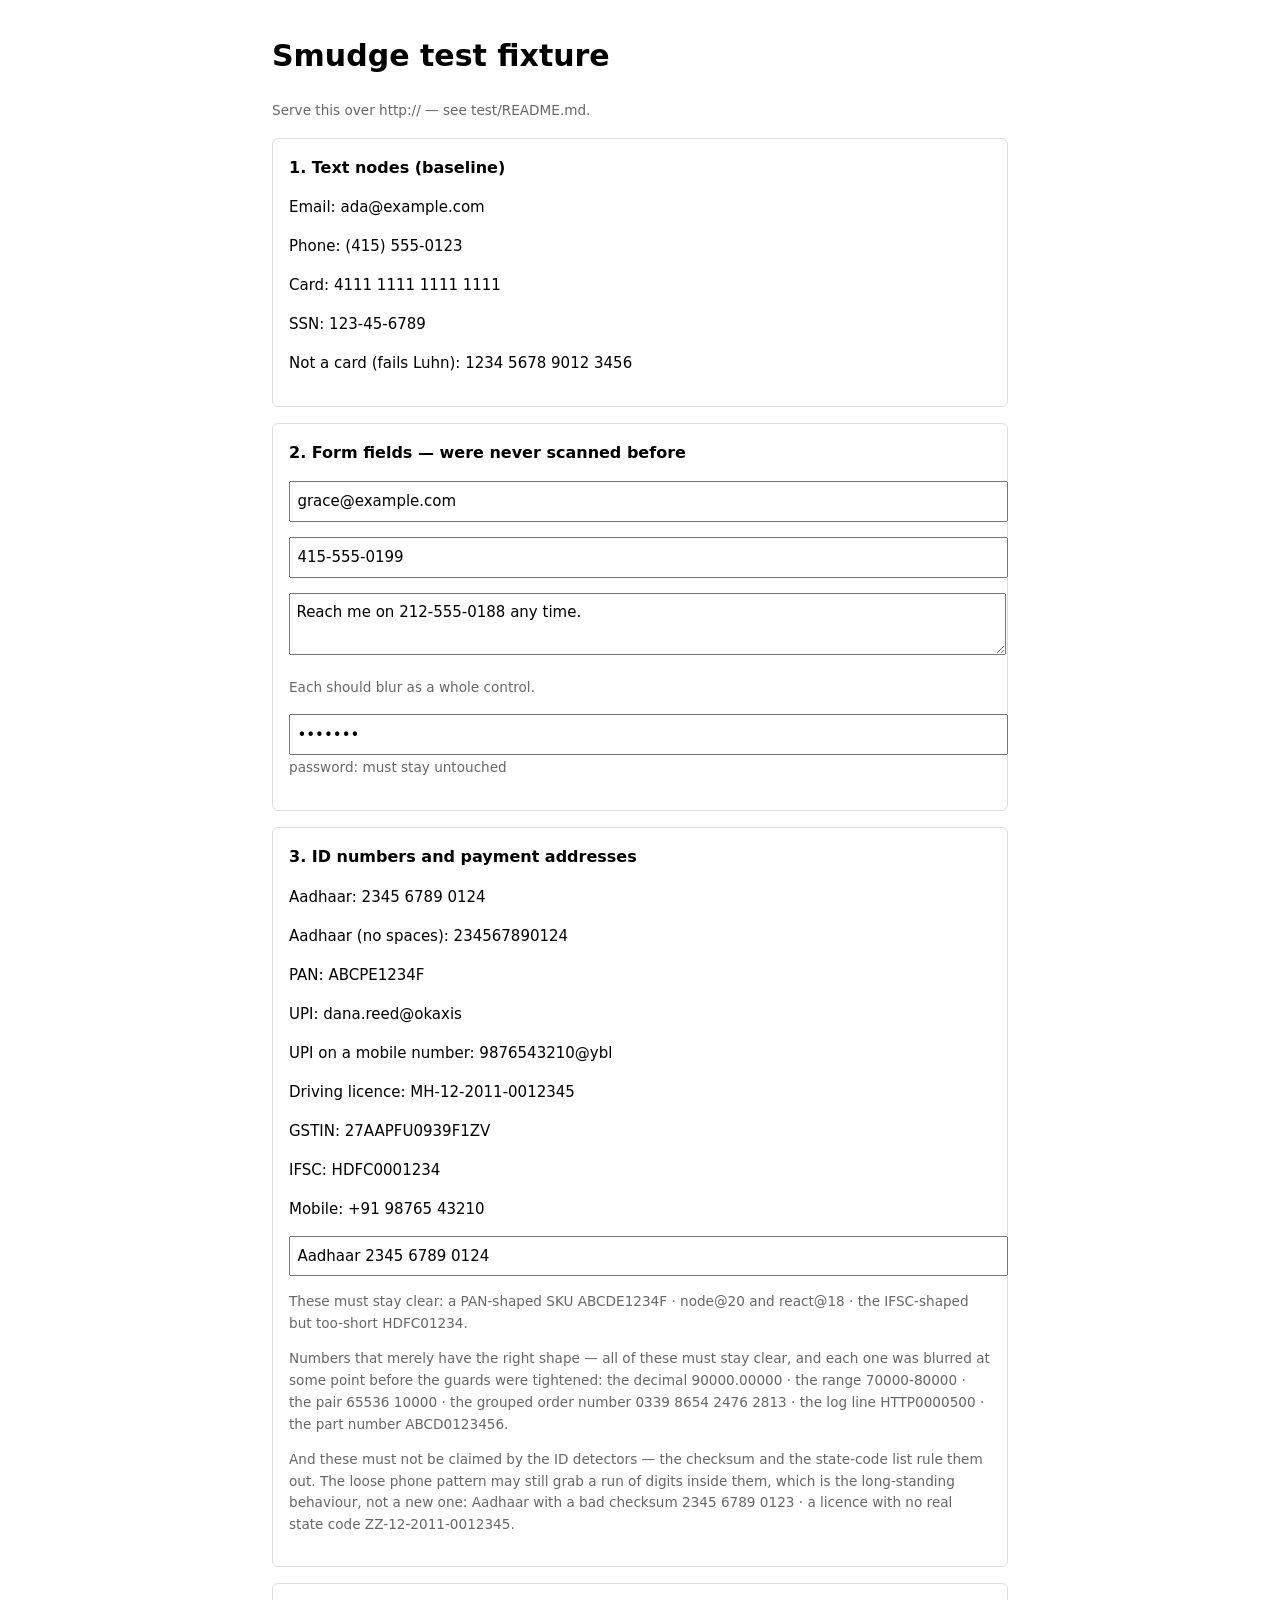
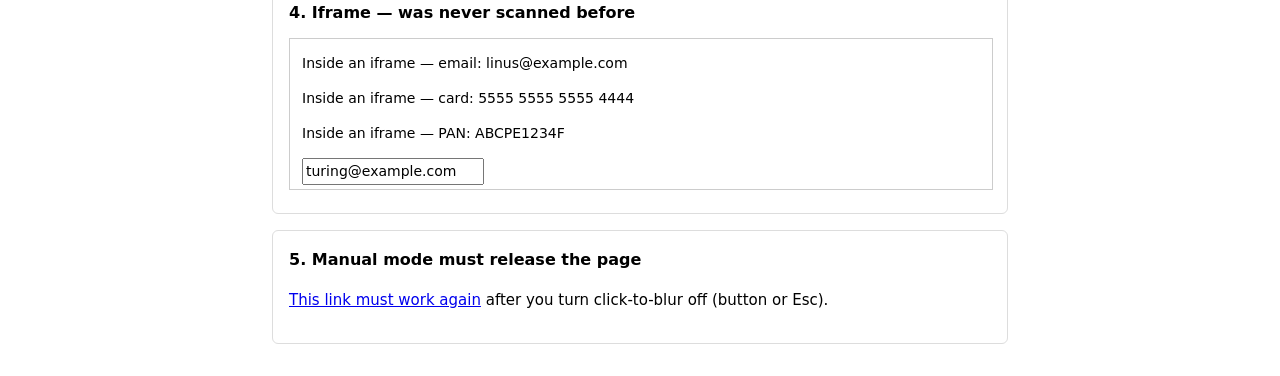
<file: test/fixture.html>
<!DOCTYPE html>
<html lang="en">
  <head>
    <meta charset="UTF-8" />
    <title>Smudge test fixture</title>
    <style>
      body { font: 15px/1.6 system-ui, sans-serif; max-width: 46rem; margin: 2rem auto; padding: 0 1rem; }
      section { border: 1px solid #ddd; border-radius: 6px; padding: 1rem; margin: 1rem 0; }
      h2 { margin-top: 0; font-size: 1rem; }
      input, textarea { width: 100%; font: inherit; padding: 0.4rem; }
      iframe { width: 100%; height: 150px; border: 1px solid #ccc; }
      .hint { color: #666; font-size: 0.85rem; }
    </style>
  </head>
  <body>
    <h1>Smudge test fixture</h1>
    <p class="hint">Serve this over http:// — see test/README.md.</p>

    <section>
      <h2>1. Text nodes (baseline)</h2>
      <p>Email: ada@example.com</p>
      <p>Phone: (415) 555-0123</p>
      <p>Card: 4111 1111 1111 1111</p>
      <p>SSN: 123-45-6789</p>
      <p>Not a card (fails Luhn): 1234 5678 9012 3456</p>
    </section>

    <section>
      <h2>2. Form fields — were never scanned before</h2>
      <p><input type="text" value="grace@example.com" /></p>
      <p><input type="tel" value="415-555-0199" /></p>
      <p><textarea rows="2">Reach me on 212-555-0188 any time.</textarea></p>
      <p class="hint">Each should blur as a whole control.</p>
      <p><input type="password" value="hunter2" /> <span class="hint">password: must stay untouched</span></p>
    </section>

    <section>
      <h2>3. ID numbers and payment addresses</h2>
      <p>Aadhaar: 2345 6789 0124</p>
      <p>Aadhaar (no spaces): 234567890124</p>
      <p>PAN: ABCPE1234F</p>
      <p>UPI: dana.reed@okaxis</p>
      <p>UPI on a mobile number: 9876543210@ybl</p>
      <p>Driving licence: MH-12-2011-0012345</p>
      <p>GSTIN: 27AAPFU0939F1ZV</p>
      <p>IFSC: HDFC0001234</p>
      <p>Mobile: +91 98765 43210</p>
      <p><input type="text" value="Aadhaar 2345 6789 0124" /></p>
      <p class="hint">
        These must stay clear: a PAN-shaped SKU ABCDE1234F · node@20 and
        react@18 · the IFSC-shaped but too-short HDFC01234.
      </p>
      <p class="hint">
        Numbers that merely have the right shape — all of these must stay
        clear, and each one was blurred at some point before the guards were
        tightened: the decimal 90000.00000 · the range 70000-80000 · the pair
        65536 10000 · the grouped order number 0339 8654 2476 2813 · the log
        line HTTP0000500 · the part number ABCD0123456.
      </p>
      <p class="hint">
        And these must not be claimed by the ID detectors — the checksum and
        the state-code list rule them out. The loose phone pattern may
        still grab a run of digits inside them, which is the long-standing
        behaviour, not a new one: Aadhaar with a bad checksum 2345 6789 0123 ·
        a licence with no real state code ZZ-12-2011-0012345.
      </p>
    </section>

    <section>
      <h2>4. Iframe — was never scanned before</h2>
      <iframe src="frame.html" title="nested content"></iframe>
    </section>

    <section>
      <h2>5. Manual mode must release the page</h2>
      <p>
        <a href="https://example.com" target="_blank">This link must work again</a>
        after you turn click-to-blur off (button or Esc).
      </p>
    </section>
  </body>
</html>
</file>
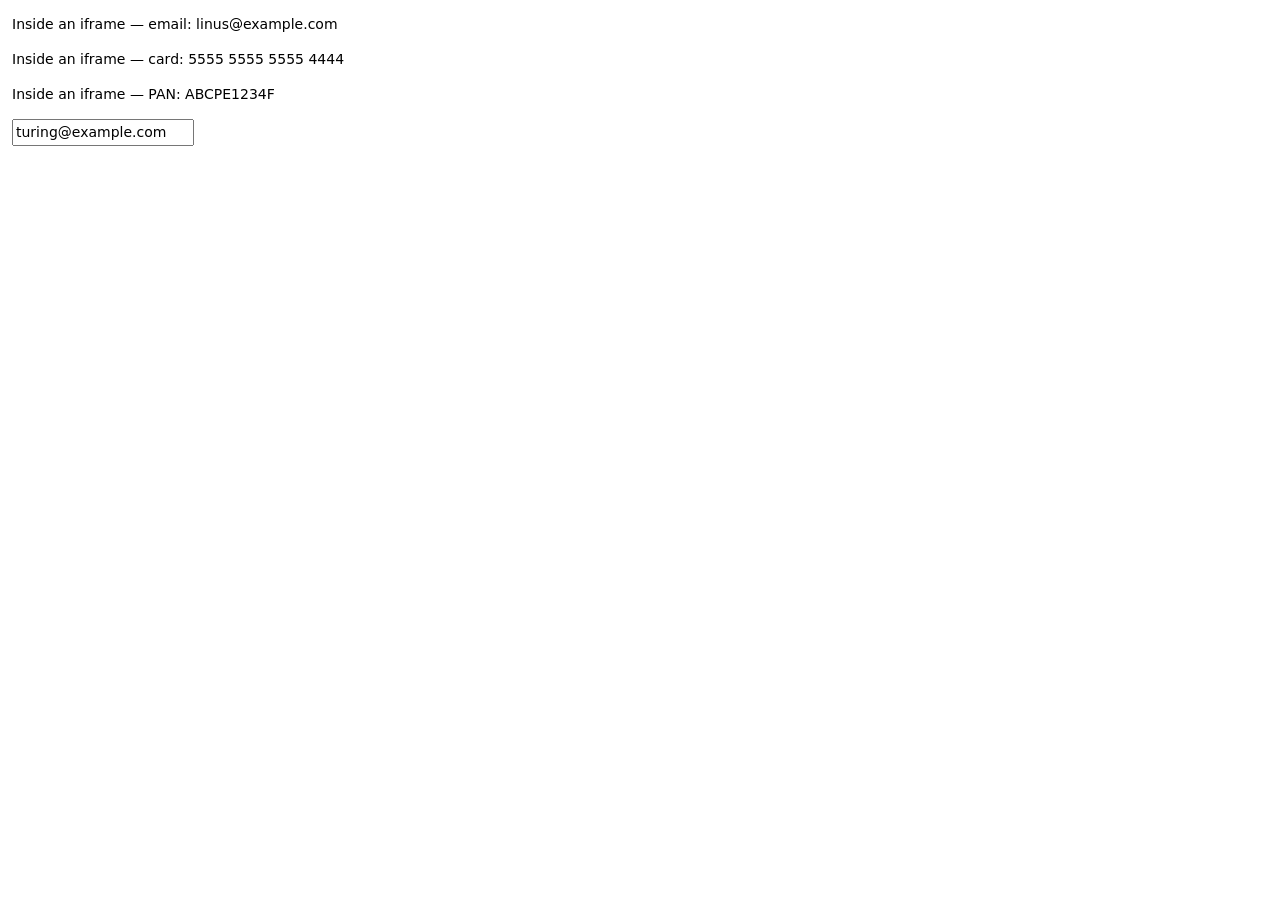
<file: test/frame.html>
<!DOCTYPE html>
<html lang="en">
  <head>
    <meta charset="UTF-8" />
    <title>Nested frame</title>
    <style>
      body { font: 14px/1.5 system-ui, sans-serif; margin: 0.75rem; }
      input { font: inherit; }
    </style>
  </head>
  <body>
    <p>Inside an iframe — email: linus@example.com</p>
    <p>Inside an iframe — card: 5555 5555 5555 4444</p>
    <p>Inside an iframe — PAN: ABCPE1234F</p>
    <p><input type="text" value="turing@example.com" /></p>
  </body>
</html>
</file>
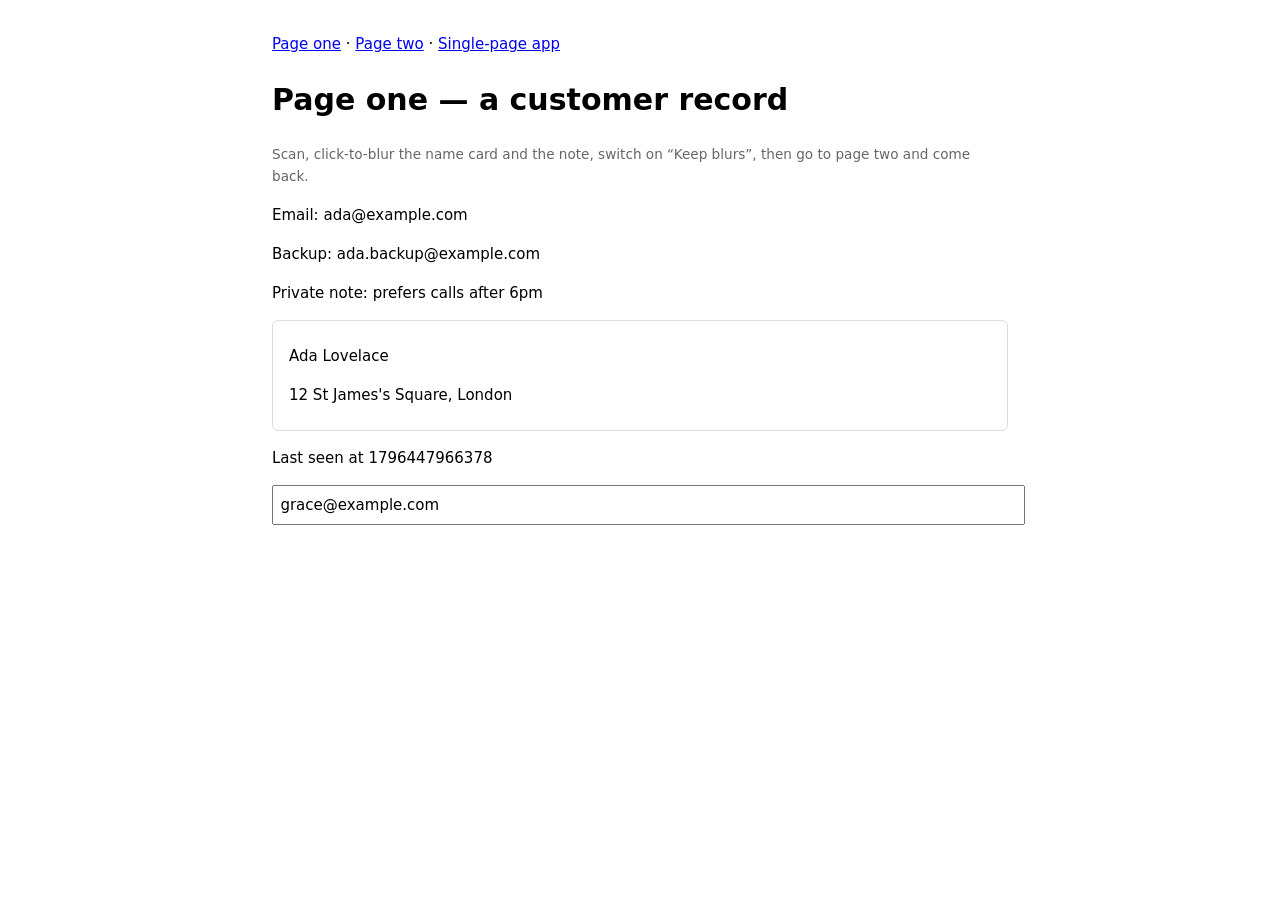
<file: test/keep/one.html>
<!DOCTYPE html>
<html lang="en">
  <head>
    <meta charset="UTF-8" />
    <title>Keep blurs — page one</title>
    <link rel="stylesheet" href="keep.css" />
  </head>
  <body>
    <nav>
      <a id="to-one" href="one.html">Page one</a> ·
      <a id="to-two" href="two.html">Page two</a> ·
      <a id="to-spa" href="/spa/a">Single-page app</a>
    </nav>
    <main>
      <h1>Page one — a customer record</h1>
      <p class="hint">
        Scan, click-to-blur the name card and the note, switch on “Keep blurs”,
        then go to page two and come back.
      </p>
      <p class="email">Email: ada@example.com</p>
      <p class="backup">Backup: ada.backup@example.com</p>
      <script>
        // Test hook for "the layout moved": push a banner in above the
        // record, which shifts every paragraph below it down one place.
        if (localStorage.getItem("smudge-test-banner")) {
          document.write('<p class="banner">Heads up: maintenance tonight</p>');
        }
      </script>
      <p class="note">Private note: prefers calls after 6pm</p>
      <div class="card">
        <p class="name">Ada Lovelace</p>
        <p class="addr">12 St James's Square, London</p>
      </div>
      <p class="clock">Last seen <span class="ago"></span></p>
      <p><input class="field" type="text" value="grace@example.com" /></p>
    </main>
    <script>
      // Changes on every load — a blurred element whose text is never the
      // same twice.
      document.querySelector(".ago").textContent = "at " + Date.now();
    </script>
  </body>
</html>
</file>
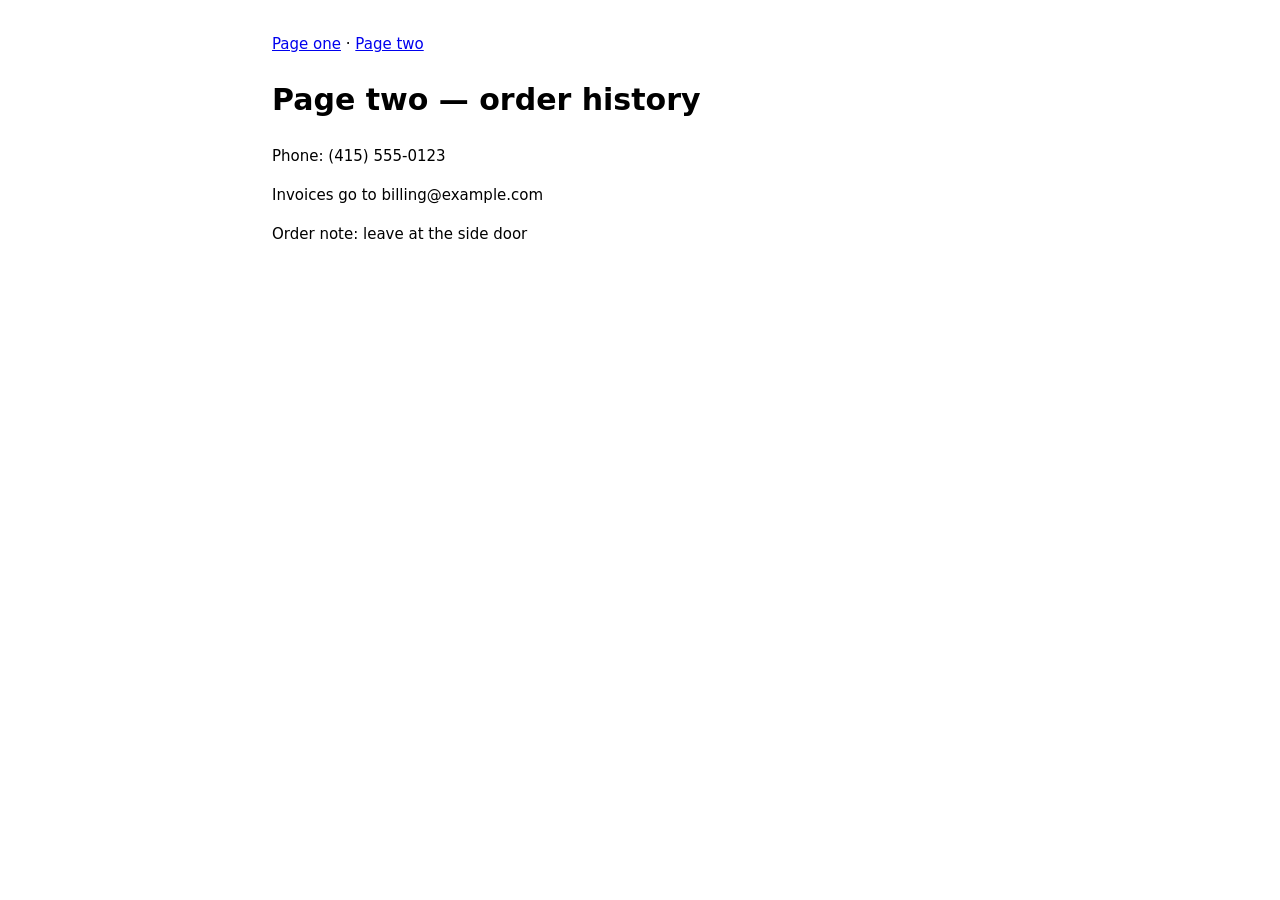
<file: test/keep/two.html>
<!DOCTYPE html>
<html lang="en">
  <head>
    <meta charset="UTF-8" />
    <title>Keep blurs — page two</title>
    <link rel="stylesheet" href="keep.css" />
  </head>
  <body>
    <nav>
      <a id="to-one" href="one.html">Page one</a> ·
      <a id="to-two" href="two.html">Page two</a>
    </nav>
    <main>
      <h1>Page two — order history</h1>
      <p class="phone">Phone: (415) 555-0123</p>
      <p class="email">Invoices go to billing@example.com</p>
      <p class="note">Order note: leave at the side door</p>
    </main>
  </body>
</html>
</file>
<file: popup.css>
/* Smudge popup.
   Glass needs something to sit on, and a browser popup has no page behind it
   to borrow from. So the colour is painted here: two blurred orbs behind
   everything, with every surface above them translucent and backdrop-blurred.

   Colour is in two layers. A *chassis* (light or dark) sets everything that
   is about contrast — glass alpha, hairlines, shadows, the warning and status
   colours. A *theme* then sets only hue: accent, text, base and the two orbs.
   Adding a theme is therefore eight custom properties and a swatch, not a
   second copy of the stylesheet. --shadow-accent is mixed from --accent at
   use time, so a theme's glow follows its own accent for free. */

/* --- Chassis: light ------------------------------------------------------- */

:root,
:root[data-theme="light"],
:root[data-theme="frost"],
:root[data-theme="mono"] {
  color-scheme: light;

  --glass: rgba(255, 255, 255, 0.66);
  --glass-hi: rgba(255, 255, 255, 0.92);
  --edge: rgba(21, 22, 42, 0.09);
  --edge-hi: rgba(255, 255, 255, 0.8);
  --rule: rgba(21, 22, 42, 0.07);

  --shadow-sm: 0 1px 2px rgba(21, 22, 42, 0.05);
  --shadow-md: 0 2px 6px rgba(21, 22, 42, 0.06), 0 10px 28px rgba(21, 22, 42, 0.08);

  /* Desaturated sand rather than a loud amber: it still reads as caution
     without becoming the loudest thing in the popup. */
  --warn-bg: rgba(252, 243, 226, 0.78);
  --warn-edge: rgba(201, 158, 86, 0.3);
  --warn-fg: #7a5415;

  --ok: #0e7a57;
  --err: #c32a4c;
}

/* --- Chassis: dark -------------------------------------------------------- */

:root[data-theme="dark"],
:root[data-theme="aurora"],
:root[data-theme="nebula"],
:root[data-theme="ember"] {
  color-scheme: dark;

  --glass: rgba(255, 255, 255, 0.065);
  --glass-hi: rgba(255, 255, 255, 0.115);
  --edge: rgba(255, 255, 255, 0.115);
  --edge-hi: rgba(255, 255, 255, 0.14);
  --rule: rgba(255, 255, 255, 0.08);

  --shadow-sm: 0 1px 2px rgba(0, 0, 0, 0.4);
  --shadow-md: 0 2px 6px rgba(0, 0, 0, 0.35), 0 10px 28px rgba(0, 0, 0, 0.45);

  --warn-bg: rgba(110, 76, 24, 0.24);
  --warn-edge: rgba(214, 164, 78, 0.26);
  --warn-fg: #edc485;

  --ok: #3ddba3;
  --err: #fb7185;
}

/* Derived from whichever accent the active theme set. */
:root {
  --shadow-accent: 0 2px 6px color-mix(in srgb, var(--accent) 28%, transparent),
    0 10px 24px color-mix(in srgb, var(--accent) 30%, transparent);

  --r-lg: 14px;
  --r-md: 11px;
  --r-sm: 9px;
}

/* --- Themes --------------------------------------------------------------- */

/* Violet on paper. The default, and what "System" shows in a light OS. */
:root,
:root[data-theme="light"] {
  --on-accent: #fff;
  --accent: #6c5ce7;
  --accent-hi: #8d7cf3;
  --accent-ink: #46399f;
  --fg: #15162a;
  --muted: #646b84;
  --base: #edeef8;
  /* Violet and indigo, not violet and teal — a second hue with no job
     elsewhere in the popup just reads as a stray colour. */
  --orb-1: radial-gradient(circle, rgba(124, 92, 255, 0.62), transparent 70%);
  --orb-2: radial-gradient(circle, rgba(99, 102, 241, 0.48), transparent 70%);
}

/* Not pure black — a few points of violet in the base keeps the glass and the
   orbs from looking like they are floating on a hole. */
:root[data-theme="dark"] {
  --on-accent: #fff;
  --accent: #8b7bf0;
  --accent-hi: #a99bf8;
  --accent-ink: #cabfff;
  --fg: #eceef8;
  --muted: #969cb5;
  --base: #0c0d16;
  --orb-1: radial-gradient(circle, rgba(124, 92, 255, 0.46), transparent 70%);
  --orb-2: radial-gradient(circle, rgba(99, 102, 241, 0.34), transparent 70%);
}

/* Ice: cyan over a cold white. */
:root[data-theme="frost"] {
  --on-accent: #fff;
  --accent: #0b8fd0;
  --accent-hi: #38bdf8;
  --accent-ink: #0a5880;
  --fg: #0e1b26;
  --muted: #5a7083;
  --base: #e8f1f9;
  --orb-1: radial-gradient(circle, rgba(56, 189, 248, 0.6), transparent 70%);
  --orb-2: radial-gradient(circle, rgba(45, 212, 191, 0.45), transparent 70%);
}

/* No hue at all. The accent is near-black, so the primary button reads as
   ink on paper — the most minimal the popup gets. */
:root[data-theme="mono"] {
  --on-accent: #fff;
  --accent: #23242f;
  --accent-hi: #3d3f4e;
  --accent-ink: #23242f;
  --fg: #16171f;
  --muted: #6b6e7c;
  --base: #efeff1;
  --orb-1: radial-gradient(circle, rgba(118, 120, 134, 0.42), transparent 70%);
  --orb-2: radial-gradient(circle, rgba(88, 92, 108, 0.32), transparent 70%);
}

/* Mint and violet over a green-black. */
:root[data-theme="aurora"] {
  --on-accent: #042a24;
  --accent: #2dd4bf;
  --accent-hi: #5eead4;
  --accent-ink: #9cf0e0;
  --fg: #e6f5f0;
  --muted: #88a59e;
  --base: #07130f;
  --orb-1: radial-gradient(circle, rgba(45, 212, 191, 0.44), transparent 70%);
  --orb-2: radial-gradient(circle, rgba(124, 92, 255, 0.34), transparent 70%);
}

/* Fuchsia and indigo over a purple-black. */
:root[data-theme="nebula"] {
  --on-accent: #260a3a;
  --accent: #c084fc;
  --accent-hi: #d8b4fe;
  --accent-ink: #e9d5ff;
  --fg: #f0eaf8;
  --muted: #a398b5;
  --base: #0a0714;
  --orb-1: radial-gradient(circle, rgba(217, 70, 239, 0.42), transparent 70%);
  --orb-2: radial-gradient(circle, rgba(79, 70, 229, 0.44), transparent 70%);
}

/* Amber and rose over a warm charcoal — the one warm theme. */
:root[data-theme="ember"] {
  --on-accent: #2b1304;
  --accent: #fb923c;
  --accent-hi: #fdba74;
  --accent-ink: #fed7aa;
  --fg: #f7ece5;
  --muted: #b2988a;
  --base: #130c09;
  --orb-1: radial-gradient(circle, rgba(251, 146, 60, 0.4), transparent 70%);
  --orb-2: radial-gradient(circle, rgba(244, 63, 94, 0.34), transparent 70%);
}

/* "System" is the absence of a theme, so the OS decides which chassis and
   which of the two default themes applies. */
@media (prefers-color-scheme: dark) {
  :root:not([data-theme]) {
    color-scheme: dark;

    --glass: rgba(255, 255, 255, 0.065);
    --glass-hi: rgba(255, 255, 255, 0.115);
    --edge: rgba(255, 255, 255, 0.115);
    --edge-hi: rgba(255, 255, 255, 0.14);
    --rule: rgba(255, 255, 255, 0.08);

    --shadow-sm: 0 1px 2px rgba(0, 0, 0, 0.4);
    --shadow-md: 0 2px 6px rgba(0, 0, 0, 0.35), 0 10px 28px rgba(0, 0, 0, 0.45);

    --warn-bg: rgba(110, 76, 24, 0.24);
    --warn-edge: rgba(214, 164, 78, 0.26);
    --warn-fg: #edc485;

    --ok: #3ddba3;
    --err: #fb7185;

    --on-accent: #fff;
    --accent: #8b7bf0;
    --accent-hi: #a99bf8;
    --accent-ink: #cabfff;
    --fg: #eceef8;
    --muted: #969cb5;
    --base: #0c0d16;
    --orb-1: radial-gradient(circle, rgba(124, 92, 255, 0.46), transparent 70%);
    --orb-2: radial-gradient(circle, rgba(99, 102, 241, 0.34), transparent 70%);
  }
}

* {
  box-sizing: border-box;
}

html {
  background: var(--base);
}

body {
  width: 340px;
  margin: 0;
  position: relative;
  background: transparent;
  color: var(--fg);
  font-family: ui-sans-serif, -apple-system, BlinkMacSystemFont, "Segoe UI",
    Roboto, sans-serif;
  font-size: 13px;
  line-height: 1.5;
  -webkit-font-smoothing: antialiased;
}

/* The light under the glass. */
body::before,
body::after {
  content: "";
  position: fixed;
  z-index: -1;
  border-radius: 50%;
  filter: blur(46px);
  pointer-events: none;
}

body::before {
  width: 280px;
  height: 280px;
  top: -130px;
  left: -90px;
  background: var(--orb-1);
}

body::after {
  width: 260px;
  height: 260px;
  bottom: -140px;
  right: -80px;
  background: var(--orb-2);
}

header,
main,
footer {
  position: relative;
}

/* --- Header --------------------------------------------------------------- */

header {
  display: flex;
  align-items: center;
  gap: 11px;
  padding: 15px 16px 13px;
  border-bottom: 1px solid var(--rule);
}

.mark {
  position: relative;
  flex: none;
  width: 30px;
  height: 30px;
  border-radius: 10px;
  background: linear-gradient(145deg, var(--accent-hi), var(--accent));
  box-shadow: var(--shadow-accent);
  overflow: hidden;
}

/* A sharp dot losing itself in a blur — the whole extension in 10px. */
.mark::before,
.mark::after {
  content: "";
  position: absolute;
  top: 50%;
  width: 8px;
  height: 8px;
  margin-top: -4px;
  border-radius: 50%;
  background: var(--on-accent);
}

.mark::before {
  left: 6px;
  opacity: 0.95;
}

.mark::after {
  right: 5px;
  filter: blur(3px);
  opacity: 0.85;
}

.brand {
  flex: 1;
  min-width: 0;
}

h1 {
  margin: 0;
  font-size: 15px;
  font-weight: 650;
  letter-spacing: -0.25px;
}

.tagline {
  margin: 1px 0 0;
  color: var(--muted);
  font-size: 11.5px;
  line-height: 1.35;
}

/* The settings button opts out of the full-width button shape. */
.icon-btn {
  flex: none;
  width: 28px;
  height: 28px;
  padding: 0;
  border-radius: var(--r-sm);
  color: var(--muted);
  background: transparent;
  border-color: transparent;
  box-shadow: none;
  -webkit-backdrop-filter: none;
  backdrop-filter: none;
}

.icon-btn:hover {
  color: var(--fg);
  background: var(--glass);
  border-color: var(--edge);
  transform: none;
  box-shadow: var(--shadow-sm);
}

.icon-btn::before {
  width: 16px;
  height: 16px;
  opacity: 1;
  --icon: url("data:image/svg+xml,%3Csvg xmlns='http://www.w3.org/2000/svg' viewBox='0 0 24 24' fill='none' stroke='white' stroke-width='2' stroke-linecap='round' stroke-linejoin='round'%3E%3Cpath d='M4 21v-7M4 10V3M12 21v-9M12 8V3M20 21v-5M20 12V3M1.5 14h5M9.5 8h5M17.5 16h5'/%3E%3C/svg%3E");
}

.icon-btn[aria-expanded="true"] {
  color: var(--accent);
  background: color-mix(in srgb, var(--accent) 12%, transparent);
}

/* --- Theme picker --------------------------------------------------------- */

.themes {
  padding: 11px 12px 12px;
  background: var(--glass);
  border: 1px solid var(--edge);
  border-radius: var(--r-md);
  -webkit-backdrop-filter: blur(14px) saturate(160%);
  backdrop-filter: blur(14px) saturate(160%);
  box-shadow: var(--shadow-sm), inset 0 1px 0 var(--edge-hi);
  animation: rise 0.16s ease;
}

@keyframes rise {
  from {
    opacity: 0;
    transform: translateY(-4px);
  }
}

#swatches {
  display: grid;
  grid-template-columns: repeat(4, 1fr);
  gap: 8px 7px;
}

/* Swatches are buttons too, so most of the button chrome has to come back off. */
.swatch {
  flex-direction: column;
  gap: 5px;
  width: auto;
  padding: 0;
  border: 0;
  border-radius: 0;
  background: none;
  box-shadow: none;
  -webkit-backdrop-filter: none;
  backdrop-filter: none;
  font-weight: 500;
  color: var(--muted);
}

.swatch:hover {
  background: none;
  box-shadow: none;
  color: var(--fg);
  transform: translateY(-1px);
}

.chip {
  width: 100%;
  height: 32px;
  border-radius: 8px;
  background: var(--chip);
  border: 1px solid var(--edge);
  box-shadow: var(--shadow-sm);
  position: relative;
  transition: box-shadow 0.14s ease;
}

.swatch[aria-pressed="true"] .chip {
  box-shadow: 0 0 0 2px var(--base), 0 0 0 4px var(--accent);
}

/* The tick only shows on the chosen one. */
.swatch[aria-pressed="true"] .chip::after {
  content: "";
  position: absolute;
  inset: 0;
  background: rgba(0, 0, 0, 0.34);
  border-radius: inherit;
  -webkit-mask: var(--tick) center / 15px 15px no-repeat;
  mask: var(--tick) center / 15px 15px no-repeat;
  --tick: url("data:image/svg+xml,%3Csvg xmlns='http://www.w3.org/2000/svg' viewBox='0 0 24 24' fill='none' stroke='white' stroke-width='3' stroke-linecap='round' stroke-linejoin='round'%3E%3Cpath d='m5 13 4 4L19 7'/%3E%3C/svg%3E");
}

.swatch .name {
  font-size: 9.5px;
  letter-spacing: 0.1px;
}

/* Each chip previews its own theme: the two orb hues falling to its base. */
.swatch[data-theme="system"] { --chip: linear-gradient(135deg, #edeef8 0 50%, #0c0d16 50% 100%); }
.swatch[data-theme="light"] { --chip: linear-gradient(140deg, #a99bf8, #c9c5f6 55%, #edeef8); }
.swatch[data-theme="dark"] { --chip: linear-gradient(140deg, #8b7bf0, #4a42a0 55%, #0c0d16); }
.swatch[data-theme="frost"] { --chip: linear-gradient(140deg, #38bdf8, #7fd8d0 55%, #e8f1f9); }
.swatch[data-theme="mono"] { --chip: linear-gradient(140deg, #4a4c5c, #9b9ea8 55%, #efeff1); }
.swatch[data-theme="aurora"] { --chip: linear-gradient(140deg, #5eead4, #5a52c8 55%, #07130f); }
.swatch[data-theme="nebula"] { --chip: linear-gradient(140deg, #e879f9, #5b55d6 55%, #0a0714); }
.swatch[data-theme="ember"] { --chip: linear-gradient(140deg, #fdba74, #d94a63 55%, #130c09); }

/* --- Layout --------------------------------------------------------------- */

main {
  padding: 14px 16px 16px;
  display: flex;
  flex-direction: column;
  gap: 15px;
}

h2 {
  margin: 0 0 8px;
  font-size: 10px;
  font-weight: 650;
  text-transform: uppercase;
  letter-spacing: 0.7px;
  color: var(--muted);
}

/* --- Buttons -------------------------------------------------------------- */

button {
  font: inherit;
  font-weight: 550;
  color: inherit;
  cursor: pointer;
  width: 100%;
  padding: 10px 14px;
  display: flex;
  align-items: center;
  justify-content: center;
  gap: 8px;
  border: 1px solid var(--edge);
  border-radius: var(--r-md);
  background: var(--glass);
  -webkit-backdrop-filter: blur(14px) saturate(160%);
  backdrop-filter: blur(14px) saturate(160%);
  box-shadow: var(--shadow-sm), inset 0 1px 0 var(--edge-hi);
  transition: background 0.14s ease, border-color 0.14s ease,
    transform 0.14s ease, box-shadow 0.14s ease, color 0.14s ease;
}

#scan::before,
#manual::before,
#screenshot::before,
#clear::before,
.icon-btn::before {
  content: "";
  flex: none;
  width: 15px;
  height: 15px;
  background: currentColor;
  -webkit-mask: var(--icon) center / contain no-repeat;
  mask: var(--icon) center / contain no-repeat;
  opacity: 0.85;
}

button:hover {
  background: var(--glass-hi);
  transform: translateY(-1px);
  box-shadow: var(--shadow-md), inset 0 1px 0 var(--edge-hi);
}

button:active {
  transform: translateY(0);
  box-shadow: var(--shadow-sm);
}

button:focus-visible {
  outline: 2px solid var(--accent);
  outline-offset: 2px;
}

button:disabled {
  opacity: 0.45;
  cursor: not-allowed;
  transform: none;
}

button.primary {
  color: var(--on-accent);
  font-weight: 600;
  padding: 12px 14px;
  border-color: transparent;
  border-radius: var(--r-lg);
  background: linear-gradient(140deg, var(--accent-hi), var(--accent) 65%);
  box-shadow: var(--shadow-accent), inset 0 1px 0 rgba(255, 255, 255, 0.28);
}

button.primary:hover {
  background: linear-gradient(140deg, var(--accent-hi), var(--accent-hi) 90%);
  box-shadow: var(--shadow-accent), inset 0 1px 0 rgba(255, 255, 255, 0.35);
}

button.primary::before {
  opacity: 1;
}

/* Manual mode, switched on. */
button.active {
  color: var(--on-accent);
  border-color: transparent;
  background: linear-gradient(140deg, var(--accent-hi), var(--accent) 70%);
  box-shadow: var(--shadow-accent), inset 0 1px 0 rgba(255, 255, 255, 0.28);
}

button.ghost {
  background: transparent;
  border-color: transparent;
  box-shadow: none;
  color: var(--muted);
  font-weight: 500;
}

button.ghost:hover {
  background: var(--glass);
  border-color: var(--edge);
  color: var(--fg);
  box-shadow: var(--shadow-sm);
}

#scan {
  --icon: url("data:image/svg+xml,%3Csvg xmlns='http://www.w3.org/2000/svg' viewBox='0 0 24 24' fill='none' stroke='white' stroke-width='2' stroke-linecap='round' stroke-linejoin='round'%3E%3Cpath d='M3 7V5a2 2 0 0 1 2-2h2'/%3E%3Cpath d='M17 3h2a2 2 0 0 1 2 2v2'/%3E%3Cpath d='M21 17v2a2 2 0 0 1-2 2h-2'/%3E%3Cpath d='M7 21H5a2 2 0 0 1-2-2v-2'/%3E%3Cpath d='M3 12h18'/%3E%3C/svg%3E");
}

#manual {
  --icon: url("data:image/svg+xml,%3Csvg xmlns='http://www.w3.org/2000/svg' viewBox='0 0 24 24' fill='none' stroke='white' stroke-width='2' stroke-linecap='round' stroke-linejoin='round'%3E%3Cpath d='m4 4 7 17 2.3-7.3L21 11z'/%3E%3C/svg%3E");
}

#screenshot {
  --icon: url("data:image/svg+xml,%3Csvg xmlns='http://www.w3.org/2000/svg' viewBox='0 0 24 24' fill='none' stroke='white' stroke-width='2' stroke-linecap='round' stroke-linejoin='round'%3E%3Cpath d='M14.5 4h-5L7.5 7H4a2 2 0 0 0-2 2v9a2 2 0 0 0 2 2h16a2 2 0 0 0 2-2V9a2 2 0 0 0-2-2h-3.5z'/%3E%3Ccircle cx='12' cy='13' r='3.2'/%3E%3C/svg%3E");
}

#clear {
  --icon: url("data:image/svg+xml,%3Csvg xmlns='http://www.w3.org/2000/svg' viewBox='0 0 24 24' fill='none' stroke='white' stroke-width='2' stroke-linecap='round' stroke-linejoin='round'%3E%3Cpath d='M3 12a9 9 0 1 0 3-6.7L3 8'/%3E%3Cpath d='M3 3v5h5'/%3E%3C/svg%3E");
}

/* --- Results -------------------------------------------------------------- */

ul#counts {
  list-style: none;
  margin: 0 0 9px;
  padding: 0;
  display: flex;
  flex-direction: column;
  gap: 5px;
  /* A page carrying every category at once would push the popup past the
     600px Chrome allows it, and the note below the list with it. Scroll the
     list instead. */
  max-height: 220px;
  overflow-y: auto;
  overscroll-behavior: contain;
}

ul#counts::-webkit-scrollbar {
  width: 6px;
}

ul#counts::-webkit-scrollbar-thumb {
  border-radius: 3px;
  background: var(--edge);
}

ul#counts li {
  display: flex;
  align-items: center;
  gap: 9px;
  padding: 7px 10px;
  color: var(--muted);
  background: var(--glass);
  border: 1px solid var(--edge);
  border-radius: var(--r-sm);
  -webkit-backdrop-filter: blur(14px) saturate(160%);
  backdrop-filter: blur(14px) saturate(160%);
  box-shadow: inset 0 1px 0 var(--edge-hi);
  transition: background 0.14s ease;
}

ul#counts li:hover {
  background: var(--glass-hi);
}

ul#counts li input {
  margin: 0;
  width: 14px;
  height: 14px;
  accent-color: var(--accent);
  cursor: pointer;
}

ul#counts li .label {
  flex: 1;
  color: var(--fg);
  cursor: pointer;
}

/* Unticked: the type is visible again, so dim the row. */
ul#counts li:has(input:not(:checked)) {
  opacity: 0.55;
}

ul#counts li .count {
  font-variant-numeric: tabular-nums;
  font-weight: 650;
  font-size: 11px;
  color: var(--accent-ink);
  background: color-mix(in srgb, var(--accent) 14%, transparent);
  border-radius: 99px;
  padding: 1px 8px;
}

.note,
.hint {
  margin: 0;
  font-size: 11.5px;
  line-height: 1.45;
  color: var(--muted);
}

.hint {
  margin-top: 8px;
}

.note {
  padding: 9px 11px;
  color: var(--warn-fg);
  background: var(--warn-bg);
  border: 1px solid var(--warn-edge);
  border-radius: var(--r-sm);
  -webkit-backdrop-filter: blur(14px);
  backdrop-filter: blur(14px);
}

.note strong {
  font-weight: 650;
}

/* --- Keep blurs across pages --------------------------------------------- */

.switch-row {
  display: flex;
  align-items: center;
  gap: 10px;
  padding: 9px 11px;
  background: var(--glass);
  border: 1px solid var(--edge);
  border-radius: var(--r-md);
  -webkit-backdrop-filter: blur(14px) saturate(160%);
  backdrop-filter: blur(14px) saturate(160%);
  box-shadow: var(--shadow-sm), inset 0 1px 0 var(--edge-hi);
  cursor: pointer;
}

.switch-label {
  flex: 1;
  font-weight: 550;
}

/* A checkbox drawn as a switch: same element, same keyboard behaviour. */
input.switch {
  appearance: none;
  -webkit-appearance: none;
  flex: none;
  position: relative;
  width: 32px;
  height: 18px;
  margin: 0;
  border-radius: 99px;
  background: var(--edge);
  border: 1px solid var(--edge);
  cursor: pointer;
}

input.switch::after {
  content: "";
  position: absolute;
  top: 1px;
  left: 1px;
  width: 14px;
  height: 14px;
  border-radius: 50%;
  background: #fff;
  box-shadow: 0 1px 2px rgba(0, 0, 0, 0.25);
}

/* Animate only once the popup has drawn itself (popup.js sets data-ready).
   On a kept site the switch starts on; sliding it there on every open would
   look like it had just been switched. */
body[data-ready] input.switch {
  transition: background 0.14s ease, border-color 0.14s ease;
}

body[data-ready] input.switch::after {
  transition: transform 0.14s ease;
}

input.switch:checked {
  background: var(--accent);
  border-color: transparent;
}

input.switch:checked::after {
  transform: translateX(14px);
}

input.switch:focus-visible {
  outline: 2px solid var(--accent);
  outline-offset: 2px;
}

input.switch:disabled,
.switch-row:has(input:disabled) {
  cursor: not-allowed;
  opacity: 0.55;
}

/* --- Actions, status, footer ---------------------------------------------- */

.actions {
  display: flex;
  flex-direction: column;
  gap: 7px;
}

.status {
  margin: 0;
  padding: 8px 11px;
  font-size: 11.5px;
  color: var(--ok);
  background: var(--glass);
  border: 1px solid var(--edge);
  border-radius: var(--r-sm);
  -webkit-backdrop-filter: blur(14px) saturate(160%);
  backdrop-filter: blur(14px) saturate(160%);
}

/* Nothing to say yet — don't leave an empty box sitting there. */
.status:empty {
  display: none;
}

.status.error {
  color: var(--err);
  background: color-mix(in srgb, var(--err) 9%, transparent);
  border-color: color-mix(in srgb, var(--err) 22%, transparent);
}

.hidden {
  display: none;
}

footer {
  display: flex;
  align-items: center;
  justify-content: center;
  gap: 6px;
  padding: 11px 16px 13px;
  border-top: 1px solid var(--rule);
  font-size: 10.5px;
  color: var(--muted);
  text-align: center;
}

footer::before {
  content: "";
  flex: none;
  width: 12px;
  height: 12px;
  background: currentColor;
  -webkit-mask: var(--icon) center / contain no-repeat;
  mask: var(--icon) center / contain no-repeat;
  --icon: url("data:image/svg+xml,%3Csvg xmlns='http://www.w3.org/2000/svg' viewBox='0 0 24 24' fill='none' stroke='white' stroke-width='2' stroke-linecap='round' stroke-linejoin='round'%3E%3Crect x='4' y='10' width='16' height='11' rx='2'/%3E%3Cpath d='M8 10V7a4 4 0 0 1 8 0v3'/%3E%3C/svg%3E");
}

@media (prefers-reduced-motion: reduce) {
  * {
    transition: none !important;
    animation: none !important;
  }
}
</file>
<file: test/keep/keep.css>
body { font: 15px/1.6 system-ui, sans-serif; max-width: 46rem; margin: 2rem auto; padding: 0 1rem; }
nav { margin-bottom: 1rem; }
.card, .panel { border: 1px solid #ddd; border-radius: 6px; padding: 0.5rem 1rem; margin: 0.5rem 0; }
.hint { color: #666; font-size: 0.85rem; }
input { width: 100%; font: inherit; padding: 0.4rem; }
</file>
